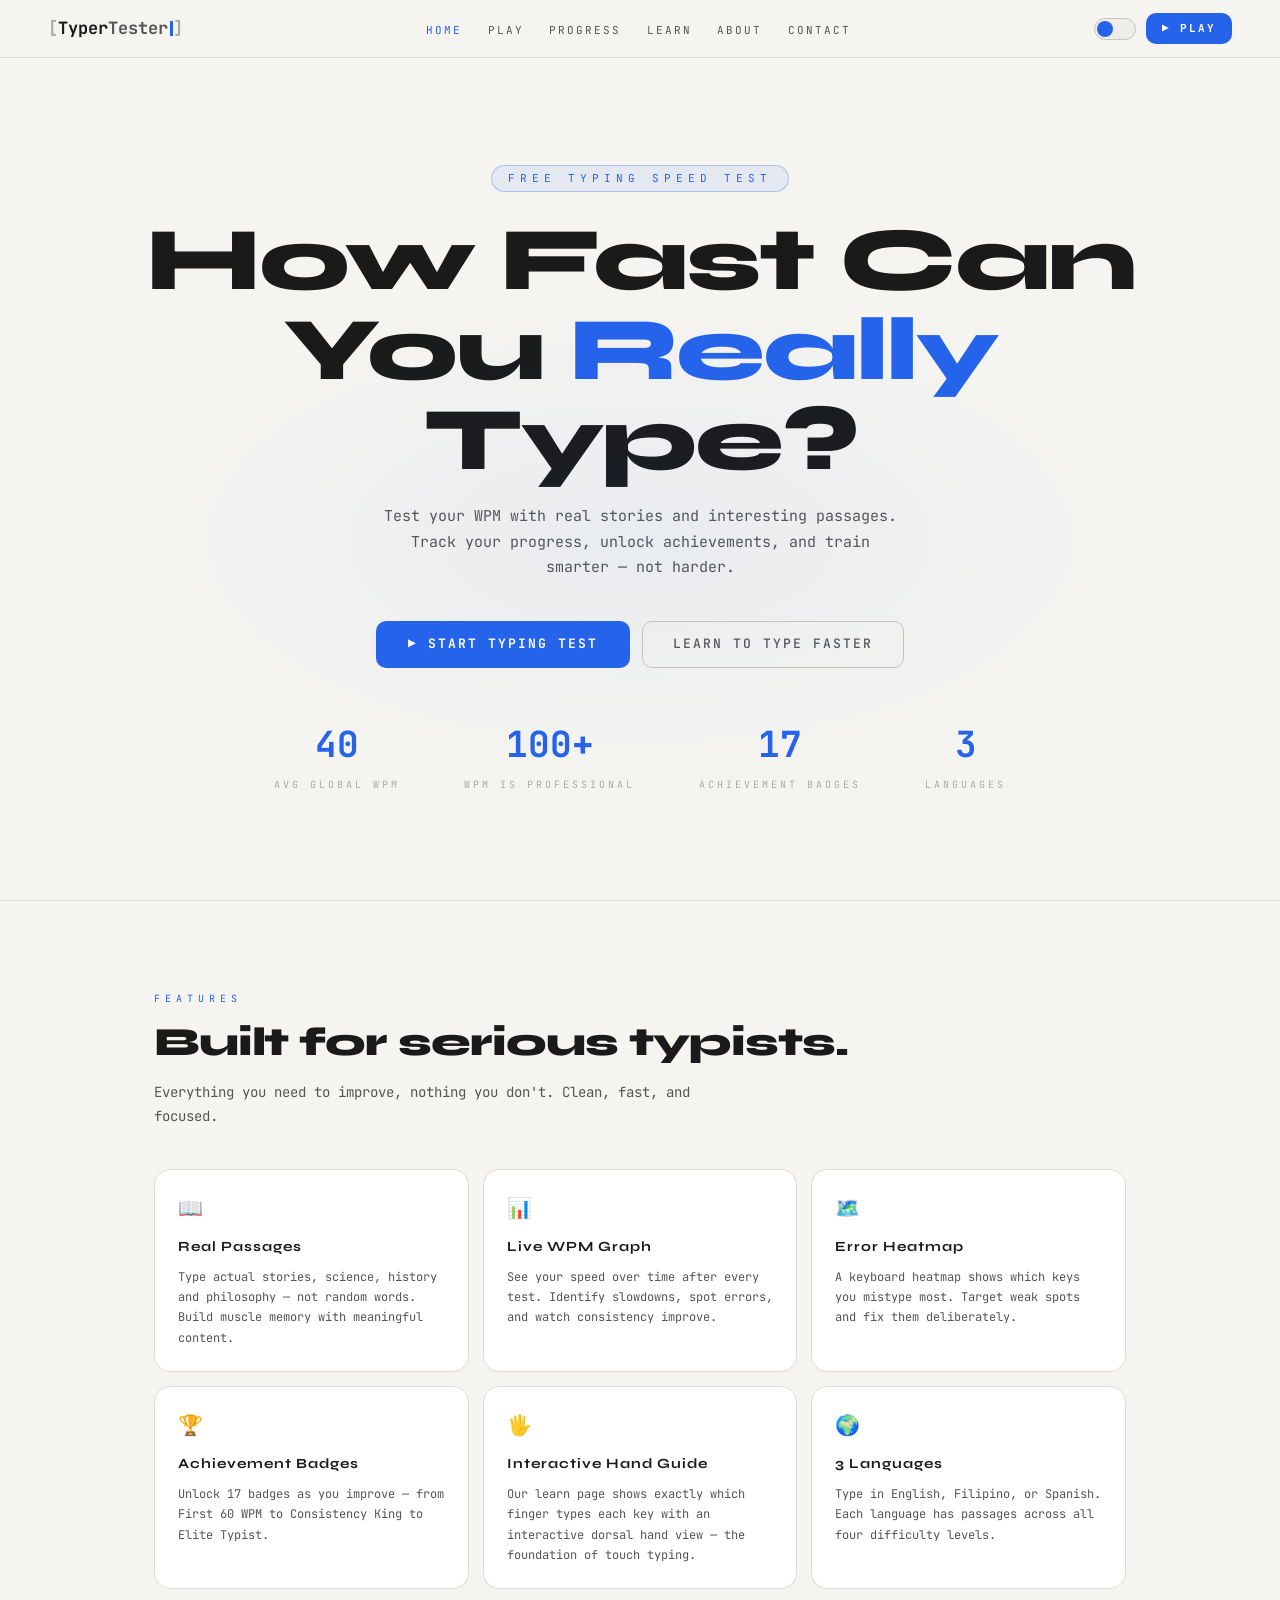
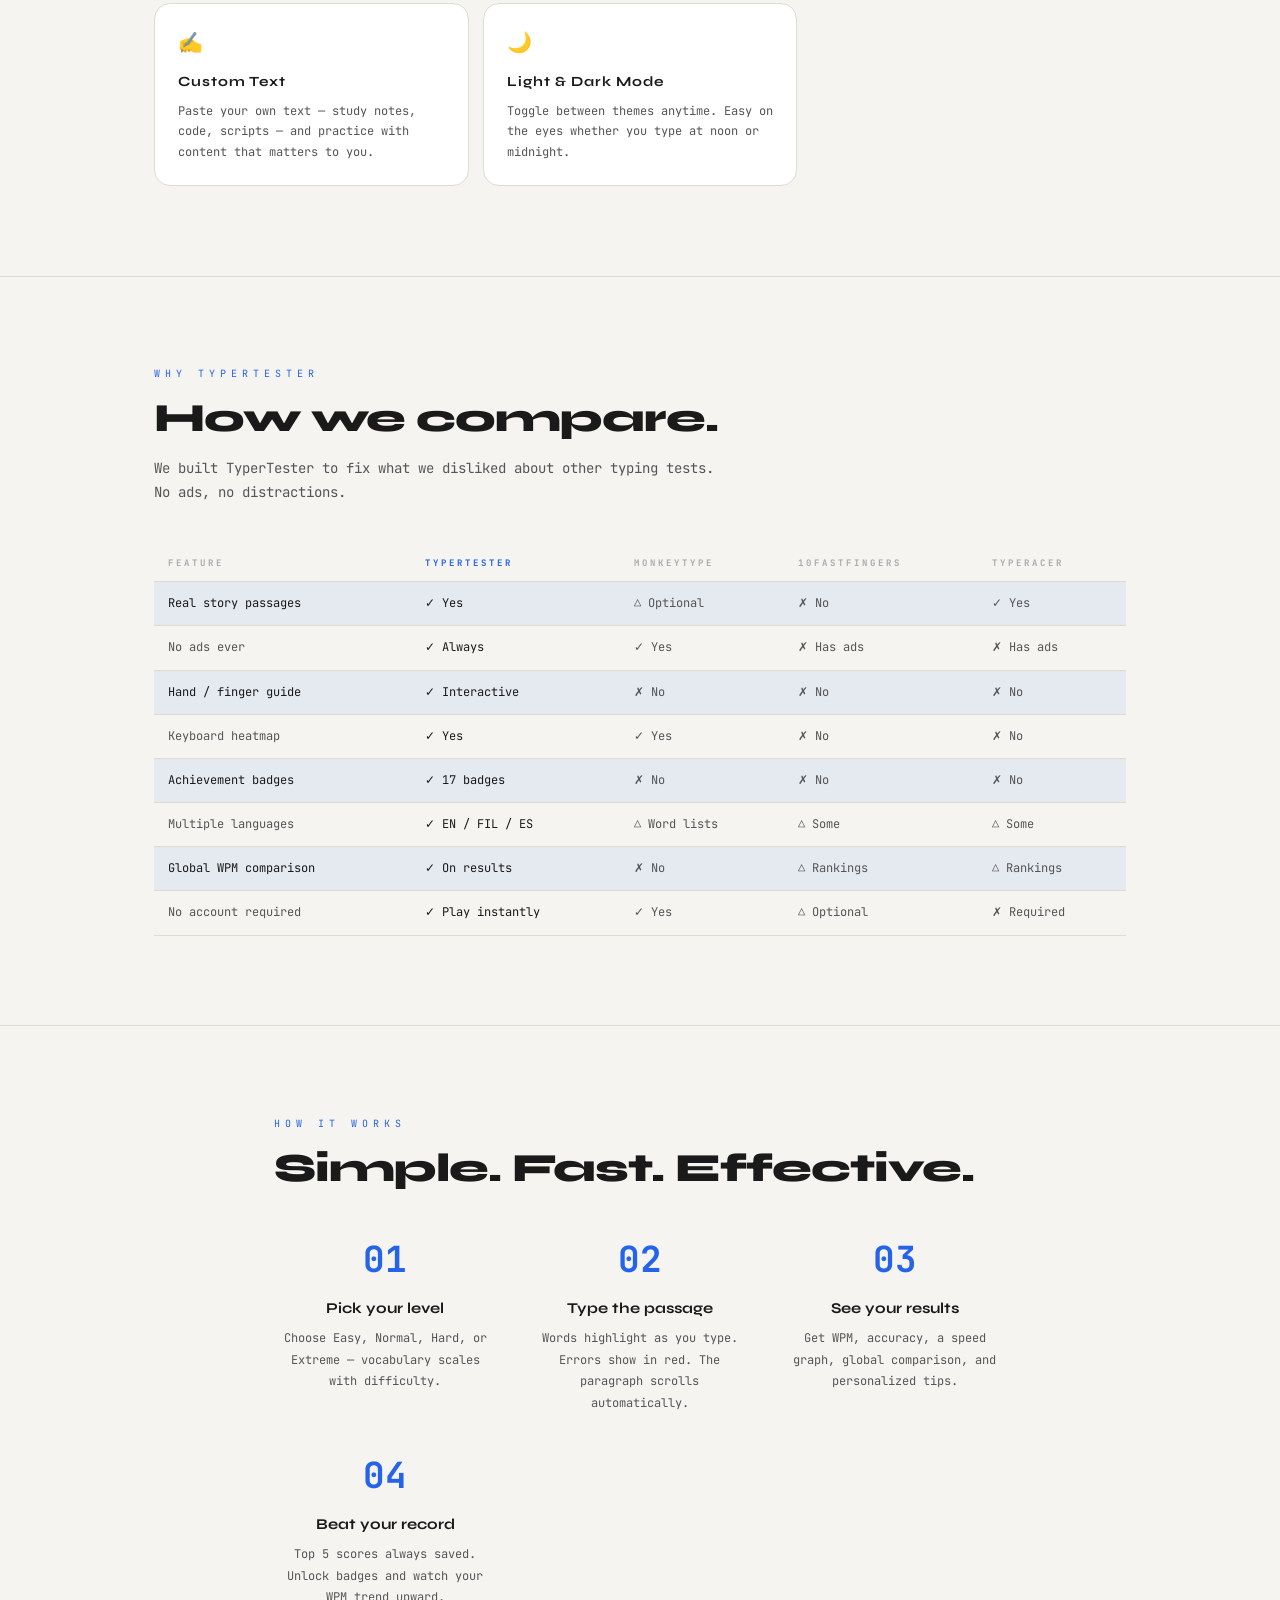
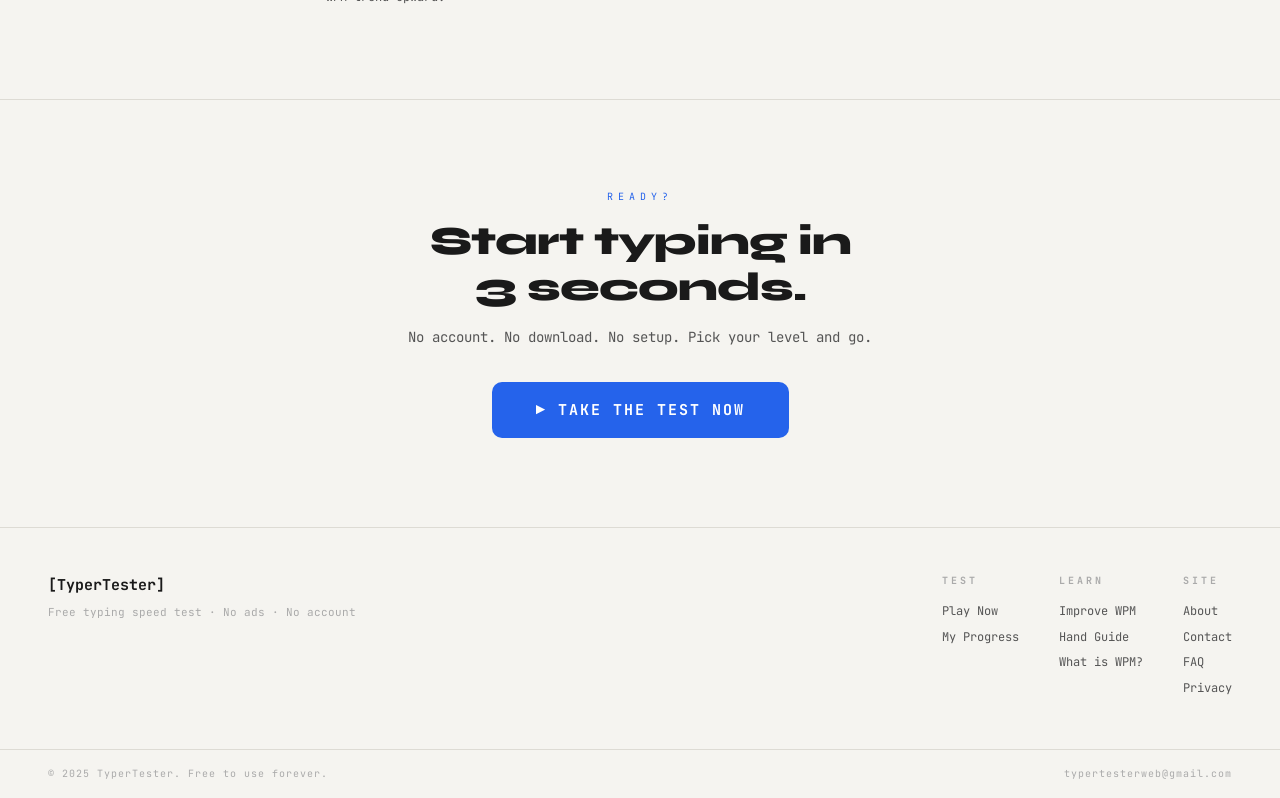
<file: index.html>
<!DOCTYPE html>
<html lang="en">
<head>
<meta charset="UTF-8"/><meta name="viewport" content="width=device-width,initial-scale=1.0"/>
<title>TyperTester — Free Typing Speed Test | Improve Your WPM</title>
<meta name="description" content="Test and improve your typing speed for free. Track WPM, accuracy and consistency. Interactive hand guide, achievement badges, 3 languages. No account needed."/>
<meta name="keywords" content="typing speed test, WPM test, free typing test, touch typing, improve typing speed, typing practice, words per minute, online typing test, keyboard test"/>
<meta name="robots" content="index, follow"/>
<link rel="canonical" href="https://typertester.web/index.html"/>
<!-- Open Graph -->
<meta property="og:type" content="website"/>
<meta property="og:url" content="https://typertester.web/"/>
<meta property="og:title" content="TyperTester — Free Typing Speed Test"/>
<meta property="og:description" content="Test your WPM with real stories and interesting passages. Track progress, unlock achievements, and learn touch typing with our hand guide."/>
<meta property="og:site_name" content="TyperTester"/>
<!-- Twitter Card -->
<meta name="twitter:card" content="summary_large_image"/>
<meta name="twitter:title" content="TyperTester — Free Typing Speed Test"/>
<meta name="twitter:description" content="Test your WPM for free. Real passages, achievement badges, interactive hand guide, 3 languages. No account needed."/>
<!-- JSON-LD Structured Data -->
<script type="application/ld+json">
{"@context":"https://schema.org","@type":"WebApplication","name":"TyperTester","url":"https://typertester.web","description":"Free typing speed test with real passages, achievement badges, interactive hand guide and global WPM comparison.","applicationCategory":"EducationalApplication","operatingSystem":"Web","offers":{"@type":"Offer","price":"0","priceCurrency":"USD"},"featureList":["Typing speed test","WPM tracking","Achievement badges","Interactive hand guide","Multiple languages","Error heatmap","Progress charts"]}
</script>
<link rel="stylesheet" href="css/style.css"/>
<script src="js/main.js"></script>
</head>
<body>
<nav>
  <a href="index.html" class="nav-logo"><span class="bracket">[</span><span class="t1">Typer</span><span class="t2">Tester</span><span class="logo-cursor"></span><span class="bracket">]</span></a>
  <ul class="nav-links" id="nav-links">
    <li><a href="index.html">Home</a></li><li><a href="play.html">Play</a></li>
    <li><a href="progress.html">Progress</a></li><li><a href="learn.html">Learn</a></li>
    <li><a href="about.html">About</a></li><li><a href="contact.html">Contact</a></li>
  </ul>
  <div class="nav-right">
    <button class="theme-toggle" aria-label="Toggle theme"></button>
    <a href="play.html" class="play-nav-btn">▶ Play</a>
    <button class="hamburger" id="hamburger" aria-label="Menu"><span></span><span></span><span></span></button>
  </div>
</nav>

<main>
<section class="hero" aria-label="Hero section">
  <div class="hero-bg" aria-hidden="true"></div>
  <div class="hero-eyebrow">Free Typing Speed Test</div>
  <h1>How Fast Can<br>You <span class="highlight">Really</span> Type?</h1>
  <p class="hero-sub">Test your WPM with real stories and interesting passages. Track your progress, unlock achievements, and train smarter — not harder.</p>
  <div class="hero-btns">
    <a href="play.html" class="btn-primary">▶ Start Typing Test</a>
    <a href="learn.html" class="btn-secondary">Learn to Type Faster</a>
  </div>
  <div class="hero-stats" aria-label="Key statistics">
    <div class="hero-stat"><div class="num">40</div><div class="label">Avg Global WPM</div></div>
    <div class="hero-stat"><div class="num">100+</div><div class="label">WPM is Professional</div></div>
    <div class="hero-stat"><div class="num">17</div><div class="label">Achievement Badges</div></div>
    <div class="hero-stat"><div class="num">3</div><div class="label">Languages</div></div>
  </div>
</section>
<hr class="divider"/>

<section aria-labelledby="features-heading">
<div class="section">
  <div class="section-tag">Features</div>
  <h2 class="section-title" id="features-heading">Built for serious typists.</h2>
  <p class="section-sub">Everything you need to improve, nothing you don't. Clean, fast, and focused.</p>
  <div class="feature-grid">
    <div class="feature-card"><div class="feature-icon">📖</div><div class="feature-title">Real Passages</div><div class="feature-desc">Type actual stories, science, history and philosophy — not random words. Build muscle memory with meaningful content.</div></div>
    <div class="feature-card"><div class="feature-icon">📊</div><div class="feature-title">Live WPM Graph</div><div class="feature-desc">See your speed over time after every test. Identify slowdowns, spot errors, and watch consistency improve.</div></div>
    <div class="feature-card"><div class="feature-icon">🗺️</div><div class="feature-title">Error Heatmap</div><div class="feature-desc">A keyboard heatmap shows which keys you mistype most. Target weak spots and fix them deliberately.</div></div>
    <div class="feature-card"><div class="feature-icon">🏆</div><div class="feature-title">Achievement Badges</div><div class="feature-desc">Unlock 17 badges as you improve — from First 60 WPM to Consistency King to Elite Typist.</div></div>
    <div class="feature-card"><div class="feature-icon">🖐️</div><div class="feature-title">Interactive Hand Guide</div><div class="feature-desc">Our learn page shows exactly which finger types each key with an interactive dorsal hand view — the foundation of touch typing.</div></div>
    <div class="feature-card"><div class="feature-icon">🌍</div><div class="feature-title">3 Languages</div><div class="feature-desc">Type in English, Filipino, or Spanish. Each language has passages across all four difficulty levels.</div></div>
    <div class="feature-card"><div class="feature-icon">✍️</div><div class="feature-title">Custom Text</div><div class="feature-desc">Paste your own text — study notes, code, scripts — and practice with content that matters to you.</div></div>
    <div class="feature-card"><div class="feature-icon">🌙</div><div class="feature-title">Light &amp; Dark Mode</div><div class="feature-desc">Toggle between themes anytime. Easy on the eyes whether you type at noon or midnight.</div></div>
  </div>
</div>
</section>
<hr class="divider"/>

<section aria-labelledby="compare-heading">
<div class="section">
  <div class="section-tag">Why TyperTester</div>
  <h2 class="section-title" id="compare-heading">How we compare.</h2>
  <p class="section-sub">We built TyperTester to fix what we disliked about other typing tests. No ads, no distractions.</p>
  <div class="compare-wrap">
    <table class="compare-table" aria-label="Feature comparison table">
      <thead><tr><th>Feature</th><th class="us">TyperTester</th><th>MonkeyType</th><th>10FastFingers</th><th>TypeRacer</th></tr></thead>
      <tbody>
        <tr class="us-row"><td class="us">Real story passages</td><td class="us check">✓ Yes</td><td class="meh">△ Optional</td><td class="cross">✗ No</td><td class="check">✓ Yes</td></tr>
        <tr><td>No ads ever</td><td class="us check">✓ Always</td><td class="check">✓ Yes</td><td class="cross">✗ Has ads</td><td class="cross">✗ Has ads</td></tr>
        <tr class="us-row"><td class="us">Hand / finger guide</td><td class="us check">✓ Interactive</td><td class="cross">✗ No</td><td class="cross">✗ No</td><td class="cross">✗ No</td></tr>
        <tr><td>Keyboard heatmap</td><td class="us check">✓ Yes</td><td class="check">✓ Yes</td><td class="cross">✗ No</td><td class="cross">✗ No</td></tr>
        <tr class="us-row"><td class="us">Achievement badges</td><td class="us check">✓ 17 badges</td><td class="cross">✗ No</td><td class="cross">✗ No</td><td class="cross">✗ No</td></tr>
        <tr><td>Multiple languages</td><td class="us check">✓ EN / FIL / ES</td><td class="meh">△ Word lists</td><td class="meh">△ Some</td><td class="meh">△ Some</td></tr>
        <tr class="us-row"><td class="us">Global WPM comparison</td><td class="us check">✓ On results</td><td class="cross">✗ No</td><td class="meh">△ Rankings</td><td class="meh">△ Rankings</td></tr>
        <tr><td>No account required</td><td class="us check">✓ Play instantly</td><td class="check">✓ Yes</td><td class="meh">△ Optional</td><td class="cross">✗ Required</td></tr>
      </tbody>
    </table>
  </div>
</div>
</section>
<hr class="divider"/>

<section aria-labelledby="how-heading">
<div class="section" style="max-width:860px">
  <div class="section-tag">How It Works</div>
  <h2 class="section-title" id="how-heading">Simple. Fast. Effective.</h2>
  <div style="display:grid;grid-template-columns:repeat(auto-fit,minmax(min(200px,100%),1fr));gap:2rem;margin-top:2.5rem">
    <div style="text-align:center">
      <div style="font-family:var(--mono);font-size:36px;font-weight:700;color:var(--accent);margin-bottom:.5rem">01</div>
      <div style="font-size:15px;font-weight:700;margin-bottom:.5rem">Pick your level</div>
      <div class="prose" style="font-size:12px">Choose Easy, Normal, Hard, or Extreme — vocabulary scales with difficulty.</div>
    </div>
    <div style="text-align:center">
      <div style="font-family:var(--mono);font-size:36px;font-weight:700;color:var(--accent);margin-bottom:.5rem">02</div>
      <div style="font-size:15px;font-weight:700;margin-bottom:.5rem">Type the passage</div>
      <div class="prose" style="font-size:12px">Words highlight as you type. Errors show in red. The paragraph scrolls automatically.</div>
    </div>
    <div style="text-align:center">
      <div style="font-family:var(--mono);font-size:36px;font-weight:700;color:var(--accent);margin-bottom:.5rem">03</div>
      <div style="font-size:15px;font-weight:700;margin-bottom:.5rem">See your results</div>
      <div class="prose" style="font-size:12px">Get WPM, accuracy, a speed graph, global comparison, and personalized tips.</div>
    </div>
    <div style="text-align:center">
      <div style="font-family:var(--mono);font-size:36px;font-weight:700;color:var(--accent);margin-bottom:.5rem">04</div>
      <div style="font-size:15px;font-weight:700;margin-bottom:.5rem">Beat your record</div>
      <div class="prose" style="font-size:12px">Top 5 scores always saved. Unlock badges and watch your WPM trend upward.</div>
    </div>
  </div>
</div>
</section>
<hr class="divider"/>

<section aria-labelledby="cta-heading">
<div class="section" style="text-align:center;max-width:600px">
  <div class="section-tag">Ready?</div>
  <h2 class="section-title" id="cta-heading">Start typing in 3 seconds.</h2>
  <p class="section-sub" style="margin:0 auto 2rem">No account. No download. No setup. Pick your level and go.</p>
  <a href="play.html" class="btn-primary" style="font-size:15px;padding:16px 44px">▶ Take the Test Now</a>
</div>
</section>
</main>

<footer aria-label="Site footer">
  <div class="footer-brand"><div class="brand-name">[TyperTester]</div><div class="brand-sub">Free typing speed test · No ads · No account</div></div>
  <div class="footer-links">
    <div class="footer-col"><h5>Test</h5><a href="play.html">Play Now</a><a href="progress.html">My Progress</a></div>
    <div class="footer-col"><h5>Learn</h5><a href="learn.html">Improve WPM</a><a href="learn.html#hand-guide">Hand Guide</a><a href="learn.html#what-is-wpm">What is WPM?</a></div>
    <div class="footer-col"><h5>Site</h5><a href="about.html">About</a><a href="contact.html">Contact</a><a href="faq.html">FAQ</a><a href="privacy.html">Privacy</a></div>
  </div>
</footer>
<div class="footer-bottom"><p>© 2025 TyperTester. Free to use forever.</p><p>typertesterweb@gmail.com</p></div>
</body>
</html>
</file>
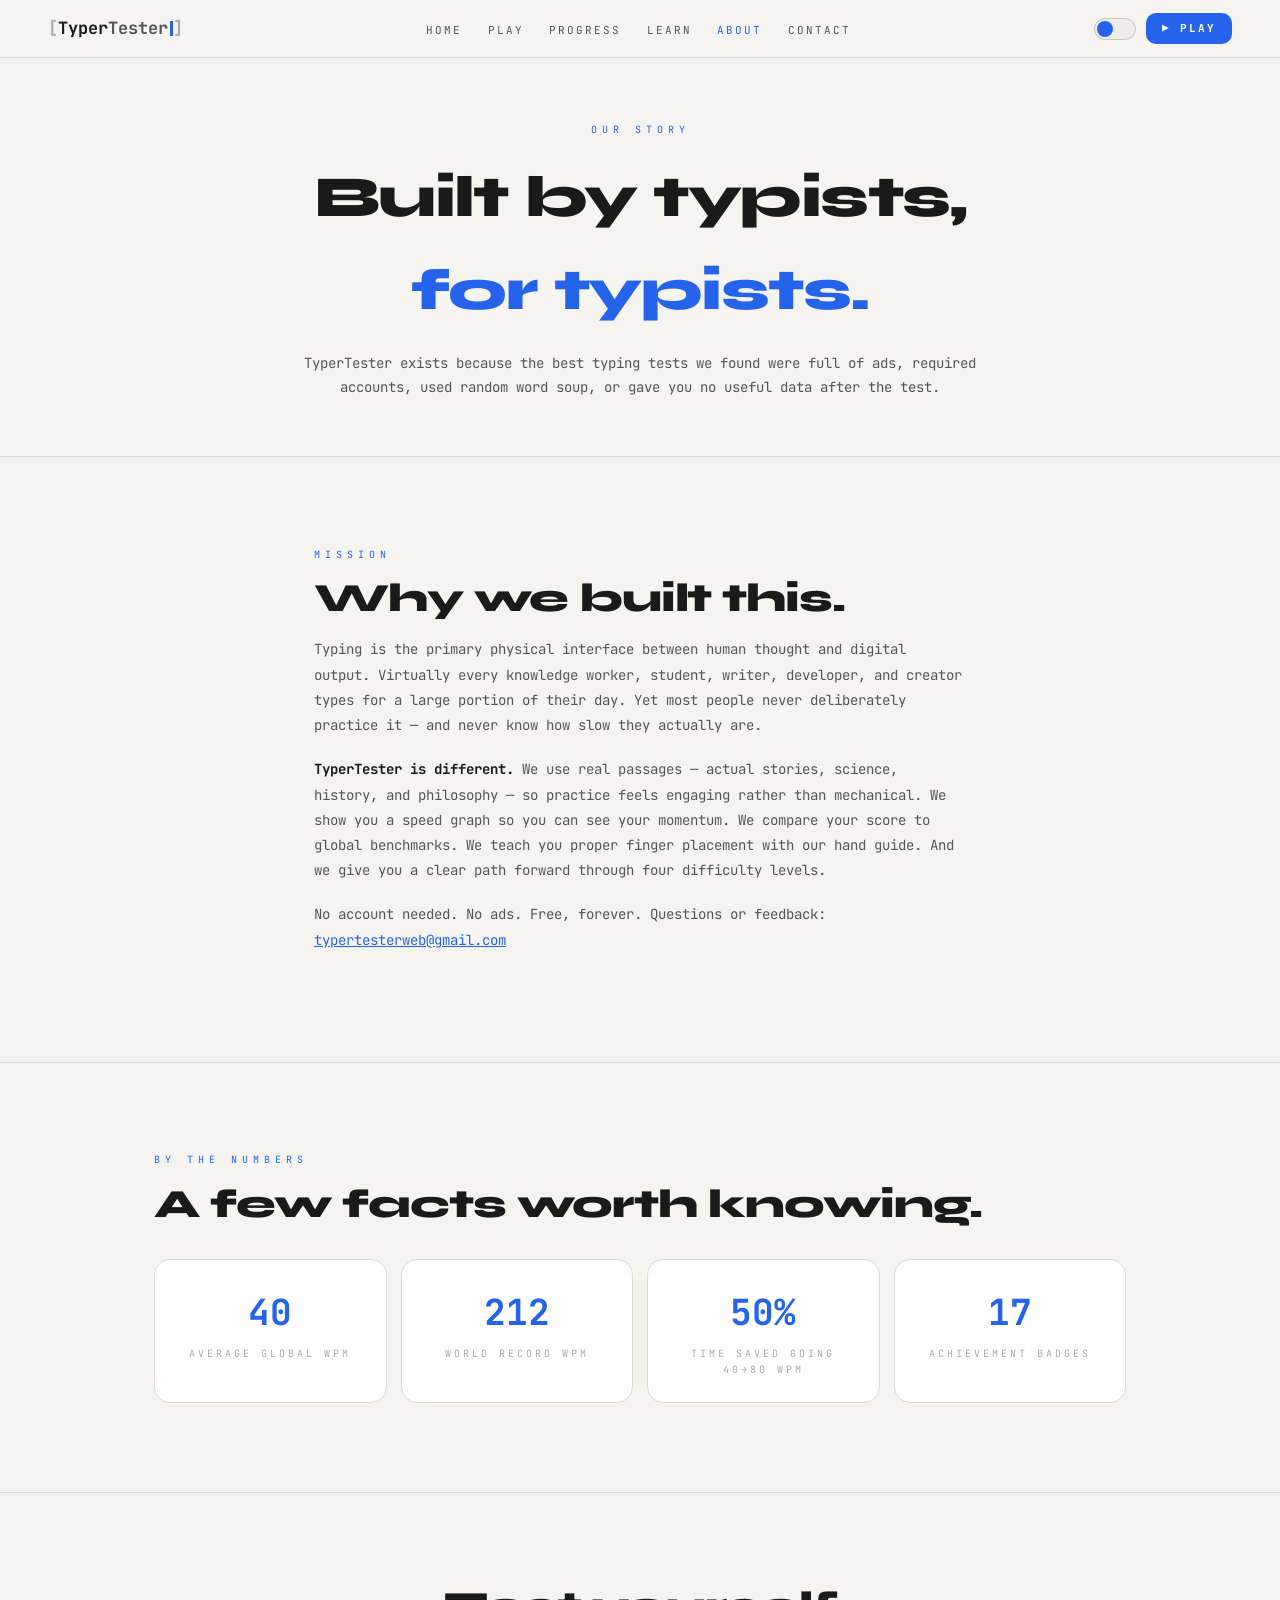
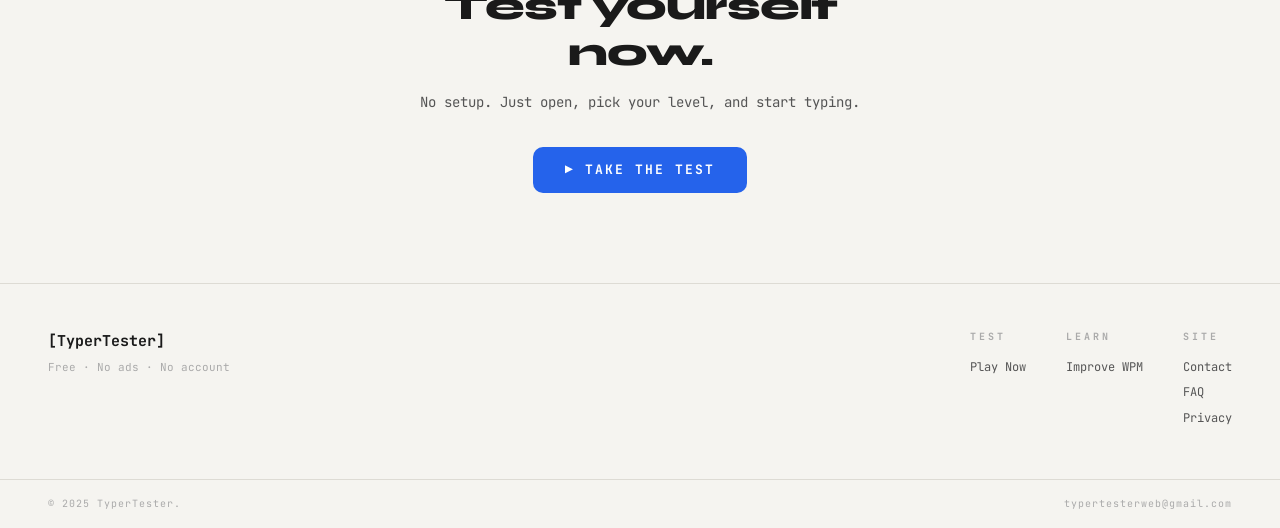
<file: about.html>
<!DOCTYPE html>
<html lang="en">
<head><meta charset="UTF-8"/><meta name="viewport" content="width=device-width,initial-scale=1.0"/>
<title>About — TyperTester</title>
<link rel="stylesheet" href="css/style.css"/>
<script src="js/main.js"></script>
</head>
<body>
<nav>
  <a href="index.html" class="nav-logo"><span class="bracket">[</span><span class="t1">Typer</span><span class="t2">Tester</span><span class="logo-cursor"></span><span class="bracket">]</span></a>
  <ul class="nav-links" id="nav-links">
    <li><a href="index.html">Home</a></li><li><a href="play.html">Play</a></li>
    <li><a href="progress.html">Progress</a></li><li><a href="learn.html">Learn</a></li>
    <li><a href="about.html" class="active">About</a></li><li><a href="contact.html">Contact</a></li>
  </ul>
  <div class="nav-right"><button class="theme-toggle" aria-label="Toggle theme"></button><a href="play.html" class="play-nav-btn">▶ Play</a><button class="hamburger" id="hamburger" aria-label="Menu"><span></span><span></span><span></span></button></div>
</nav>
<div class="page-hero"><div class="section-tag">Our Story</div><h1>Built by typists,<br><span class="accent">for typists.</span></h1><p>TyperTester exists because the best typing tests we found were full of ads, required accounts, used random word soup, or gave you no useful data after the test.</p></div>
<hr class="divider"/>
<div class="section" style="max-width:780px">
  <div class="section-tag">Mission</div><h2 class="section-title">Why we built this.</h2>
  <div class="prose">
    <p>Typing is the primary physical interface between human thought and digital output. Virtually every knowledge worker, student, writer, developer, and creator types for a large portion of their day. Yet most people never deliberately practice it — and never know how slow they actually are.</p>
    <p><strong>TyperTester is different.</strong> We use real passages — actual stories, science, history, and philosophy — so practice feels engaging rather than mechanical. We show you a speed graph so you can see your momentum. We compare your score to global benchmarks. We teach you proper finger placement with our hand guide. And we give you a clear path forward through four difficulty levels.</p>
    <p>No account needed. No ads. Free, forever. Questions or feedback: <a href="mailto:typertesterweb@gmail.com" style="color:var(--accent)">typertesterweb@gmail.com</a></p>
  </div>
</div>
<hr class="divider"/>
<div class="section">
  <div class="section-tag">By the Numbers</div><h2 class="section-title">A few facts worth knowing.</h2>
  <div style="display:grid;grid-template-columns:repeat(auto-fit,minmax(min(200px,100%),1fr));gap:14px;margin-top:2rem">
    <div style="background:var(--bg2);border:1.5px solid var(--border);border-radius:var(--radius-lg);padding:1.5rem;text-align:center"><div style="font-family:var(--mono);font-size:36px;font-weight:700;color:var(--accent)">40</div><div style="font-family:var(--mono);font-size:10px;color:var(--text3);letter-spacing:3px;text-transform:uppercase;margin-top:4px">Average global WPM</div></div>
    <div style="background:var(--bg2);border:1.5px solid var(--border);border-radius:var(--radius-lg);padding:1.5rem;text-align:center"><div style="font-family:var(--mono);font-size:36px;font-weight:700;color:var(--accent)">212</div><div style="font-family:var(--mono);font-size:10px;color:var(--text3);letter-spacing:3px;text-transform:uppercase;margin-top:4px">World record WPM</div></div>
    <div style="background:var(--bg2);border:1.5px solid var(--border);border-radius:var(--radius-lg);padding:1.5rem;text-align:center"><div style="font-family:var(--mono);font-size:36px;font-weight:700;color:var(--accent)">50%</div><div style="font-family:var(--mono);font-size:10px;color:var(--text3);letter-spacing:3px;text-transform:uppercase;margin-top:4px">Time saved going 40→80 WPM</div></div>
    <div style="background:var(--bg2);border:1.5px solid var(--border);border-radius:var(--radius-lg);padding:1.5rem;text-align:center"><div style="font-family:var(--mono);font-size:36px;font-weight:700;color:var(--accent)">17</div><div style="font-family:var(--mono);font-size:10px;color:var(--text3);letter-spacing:3px;text-transform:uppercase;margin-top:4px">Achievement badges</div></div>
  </div>
</div>
<hr class="divider"/>
<div class="section" style="text-align:center;max-width:600px">
  <h2 class="section-title">Test yourself now.</h2>
  <p class="section-sub" style="margin:0 auto 2rem">No setup. Just open, pick your level, and start typing.</p>
  <a href="play.html" class="btn-primary">▶ Take the Test</a>
</div>
<footer>
  <div class="footer-brand"><div class="brand-name">[TyperTester]</div><div class="brand-sub">Free · No ads · No account</div></div>
  <div class="footer-links"><div class="footer-col"><h5>Test</h5><a href="play.html">Play Now</a></div><div class="footer-col"><h5>Learn</h5><a href="learn.html">Improve WPM</a></div><div class="footer-col"><h5>Site</h5><a href="contact.html">Contact</a><a href="faq.html">FAQ</a><a href="privacy.html">Privacy</a></div></div>
</footer>
<div class="footer-bottom"><p>© 2025 TyperTester.</p><p>typertesterweb@gmail.com</p></div>
</body></html>
</file>
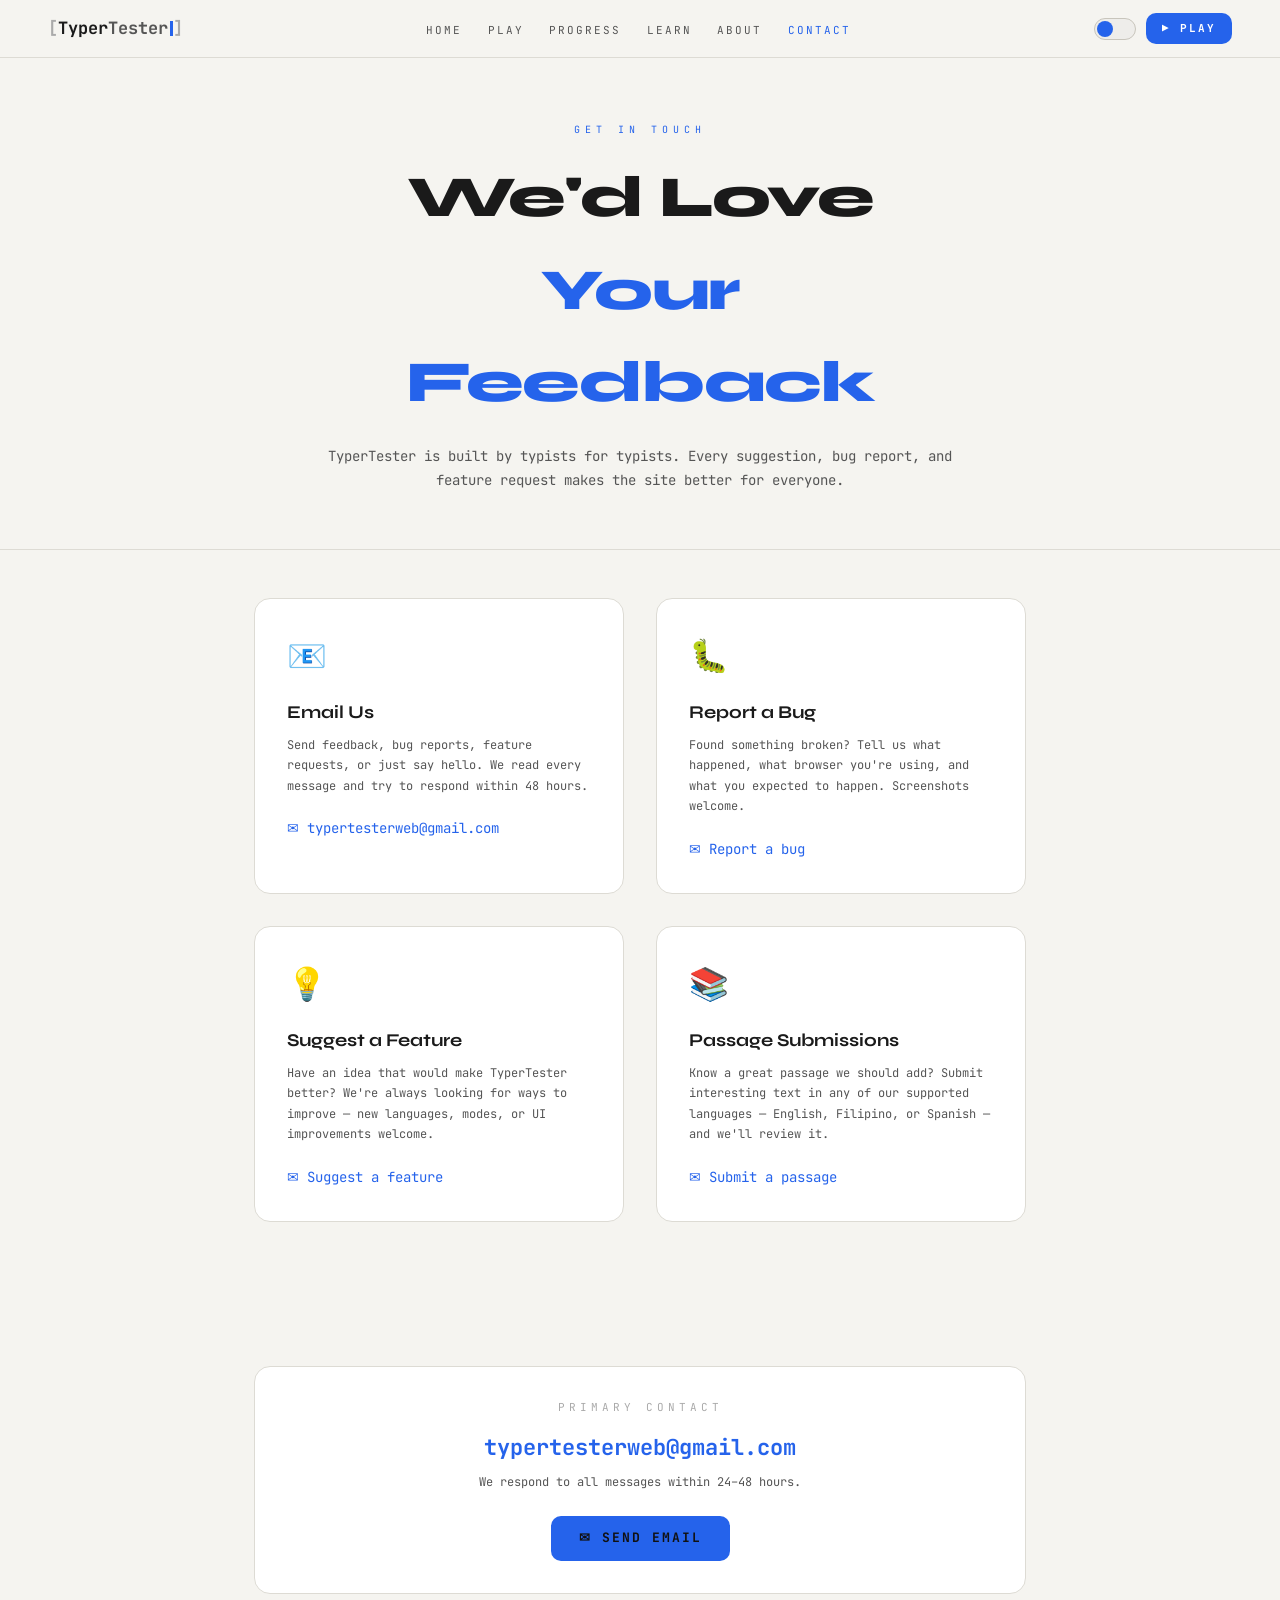
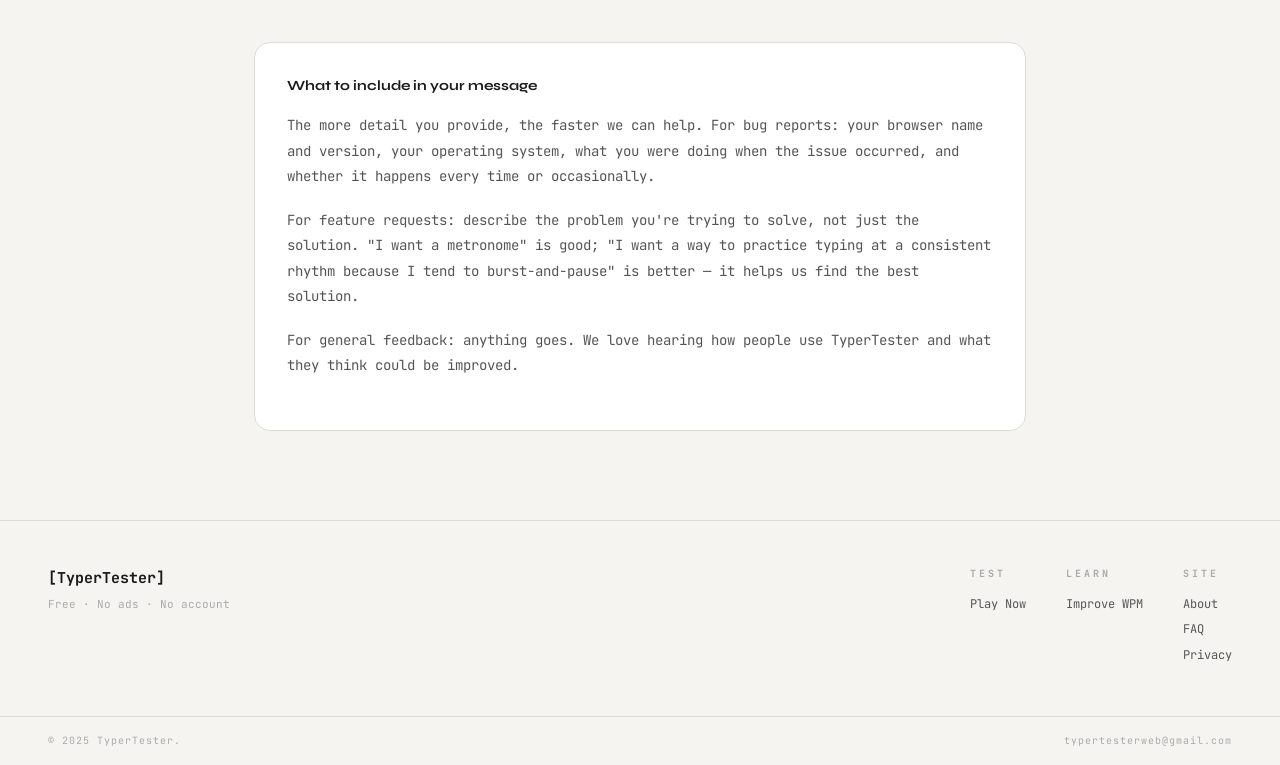
<file: contact.html>
<!DOCTYPE html>
<html lang="en">
<head>
<meta charset="UTF-8"/><meta name="viewport" content="width=device-width,initial-scale=1.0"/>
<title>Contact — TyperTester</title>
<meta name="description" content="Get in touch with TyperTester. Send feedback, bug reports, or feature suggestions."/>
<link rel="stylesheet" href="css/style.css"/>
<script src="js/main.js"></script>
<style>
.contact-grid{display:grid;grid-template-columns:1fr 1fr;gap:2rem;max-width:900px;margin:0 auto;padding:0 clamp(1rem,5vw,4rem) clamp(4rem,8vw,6rem)}
@media(max-width:700px){.contact-grid{grid-template-columns:1fr}}
.contact-card{background:var(--bg2);border:1.5px solid var(--border);border-radius:var(--radius-lg);padding:2rem;transition:border-color .2s}
.contact-card:hover{border-color:var(--border2)}
.cc-icon{font-size:32px;margin-bottom:1rem}
.cc-title{font-size:18px;font-weight:700;margin-bottom:.5rem}
.cc-sub{font-family:var(--mono);font-size:12px;color:var(--text2);line-height:1.7;margin-bottom:1.2rem}
.cc-link{font-family:var(--mono);font-size:14px;color:var(--accent);text-decoration:none;display:inline-flex;align-items:center;gap:6px;word-break:break-all}
.cc-link:hover{text-decoration:underline}
.feedback-box{background:var(--bg2);border:1.5px solid var(--border);border-radius:var(--radius-lg);padding:2rem;max-width:900px;margin:0 auto;padding-left:clamp(1rem,5vw,4rem);padding-right:clamp(1rem,5vw,4rem)}
.form-group{margin-bottom:1.2rem}
.form-group label{display:block;font-family:var(--mono);font-size:10px;letter-spacing:3px;text-transform:uppercase;color:var(--text3);margin-bottom:.5rem}
.form-group input,.form-group textarea,.form-group select{width:100%;padding:11px 14px;background:var(--bg3);border:1.5px solid var(--border);border-radius:var(--radius);color:var(--text);font-family:var(--mono);font-size:13px;outline:none;transition:border-color .2s}
.form-group input:focus,.form-group textarea:focus,.form-group select:focus{border-color:var(--accent)}
.form-group textarea{height:120px;resize:vertical}
.form-group select option{background:var(--bg2)}
.submit-note{font-family:var(--mono);font-size:11px;color:var(--text3);margin-top:.5rem}
.mailto-btn{font-family:var(--mono);font-size:13px;letter-spacing:2px;padding:12px 28px;border-radius:var(--radius);background:var(--accent);color:#111;font-weight:700;border:none;cursor:pointer;transition:all .2s;text-transform:uppercase;display:inline-flex;align-items:center;gap:8px;text-decoration:none}
.mailto-btn:hover{background:var(--accent2);transform:translateY(-1px)}
</style>
</head>
<body>
<nav>
  <a href="index.html" class="nav-logo"><span class="bracket">[</span><span class="t1">Typer</span><span class="t2">Tester</span><span class="logo-cursor"></span><span class="bracket">]</span></a>
  <ul class="nav-links" id="nav-links">
    <li><a href="index.html">Home</a></li><li><a href="play.html">Play</a></li>
    <li><a href="progress.html">Progress</a></li><li><a href="learn.html">Learn</a></li>
    <li><a href="about.html">About</a></li><li><a href="contact.html" class="active">Contact</a></li>
  </ul>
  <div class="nav-right">
    <button class="theme-toggle" aria-label="Toggle theme"></button>
    <a href="play.html" class="play-nav-btn">▶ Play</a>
    <button class="hamburger" id="hamburger" aria-label="Menu"><span></span><span></span><span></span></button>
  </div>
</nav>

<div class="page-hero">
  <div class="section-tag">Get in Touch</div>
  <h1>We'd Love<br><span class="accent">Your Feedback</span></h1>
  <p>TyperTester is built by typists for typists. Every suggestion, bug report, and feature request makes the site better for everyone.</p>
</div>
<hr class="divider"/>

<div class="contact-grid" style="margin-top:3rem">
  <div class="contact-card">
    <div class="cc-icon">📧</div>
    <div class="cc-title">Email Us</div>
    <div class="cc-sub">Send feedback, bug reports, feature requests, or just say hello. We read every message and try to respond within 48 hours.</div>
    <a class="cc-link" href="mailto:typertesterweb@gmail.com">✉ typertesterweb@gmail.com</a>
  </div>
  <div class="contact-card">
    <div class="cc-icon">🐛</div>
    <div class="cc-title">Report a Bug</div>
    <div class="cc-sub">Found something broken? Tell us what happened, what browser you're using, and what you expected to happen. Screenshots welcome.</div>
    <a class="cc-link" href="mailto:typertesterweb@gmail.com?subject=Bug Report">✉ Report a bug</a>
  </div>
  <div class="contact-card">
    <div class="cc-icon">💡</div>
    <div class="cc-title">Suggest a Feature</div>
    <div class="cc-sub">Have an idea that would make TyperTester better? We're always looking for ways to improve — new languages, modes, or UI improvements welcome.</div>
    <a class="cc-link" href="mailto:typertesterweb@gmail.com?subject=Feature Suggestion">✉ Suggest a feature</a>
  </div>
  <div class="contact-card">
    <div class="cc-icon">📚</div>
    <div class="cc-title">Passage Submissions</div>
    <div class="cc-sub">Know a great passage we should add? Submit interesting text in any of our supported languages — English, Filipino, or Spanish — and we'll review it.</div>
    <a class="cc-link" href="mailto:typertesterweb@gmail.com?subject=Passage Submission">✉ Submit a passage</a>
  </div>
</div>

<div style="max-width:900px;margin:3rem auto;padding:0 clamp(1rem,5vw,4rem)">
  <div style="background:var(--bg2);border:1.5px solid var(--border);border-radius:var(--radius-lg);padding:2rem;text-align:center">
    <div style="font-size:11px;color:var(--text3);letter-spacing:4px;text-transform:uppercase;font-family:var(--mono);margin-bottom:.8rem">Primary Contact</div>
    <div style="font-family:var(--mono);font-size:clamp(16px,2.5vw,22px);font-weight:700;color:var(--accent);margin-bottom:.5rem">typertesterweb@gmail.com</div>
    <div style="font-family:var(--mono);font-size:12px;color:var(--text2);margin-bottom:1.5rem">We respond to all messages within 24–48 hours.</div>
    <a href="mailto:typertesterweb@gmail.com" class="mailto-btn">✉ Send Email</a>
  </div>
</div>

<div style="max-width:900px;margin:0 auto;padding:0 clamp(1rem,5vw,4rem) clamp(4rem,7vw,6rem)">
  <div style="background:var(--bg2);border:1.5px solid var(--border);border-radius:var(--radius-lg);padding:2rem">
    <div style="font-size:14px;font-weight:700;margin-bottom:1rem">What to include in your message</div>
    <div class="prose">
      <p>The more detail you provide, the faster we can help. For bug reports: your browser name and version, your operating system, what you were doing when the issue occurred, and whether it happens every time or occasionally.</p>
      <p>For feature requests: describe the problem you're trying to solve, not just the solution. "I want a metronome" is good; "I want a way to practice typing at a consistent rhythm because I tend to burst-and-pause" is better — it helps us find the best solution.</p>
      <p>For general feedback: anything goes. We love hearing how people use TyperTester and what they think could be improved.</p>
    </div>
  </div>
</div>

<footer>
  <div class="footer-brand"><div class="brand-name">[TyperTester]</div><div class="brand-sub">Free · No ads · No account</div></div>
  <div class="footer-links">
    <div class="footer-col"><h5>Test</h5><a href="play.html">Play Now</a></div>
    <div class="footer-col"><h5>Learn</h5><a href="learn.html">Improve WPM</a></div>
    <div class="footer-col"><h5>Site</h5><a href="about.html">About</a><a href="faq.html">FAQ</a><a href="privacy.html">Privacy</a></div>
  </div>
</footer>
<div class="footer-bottom"><p>© 2025 TyperTester.</p><p>typertesterweb@gmail.com</p></div>
</body>
</html>
</file>
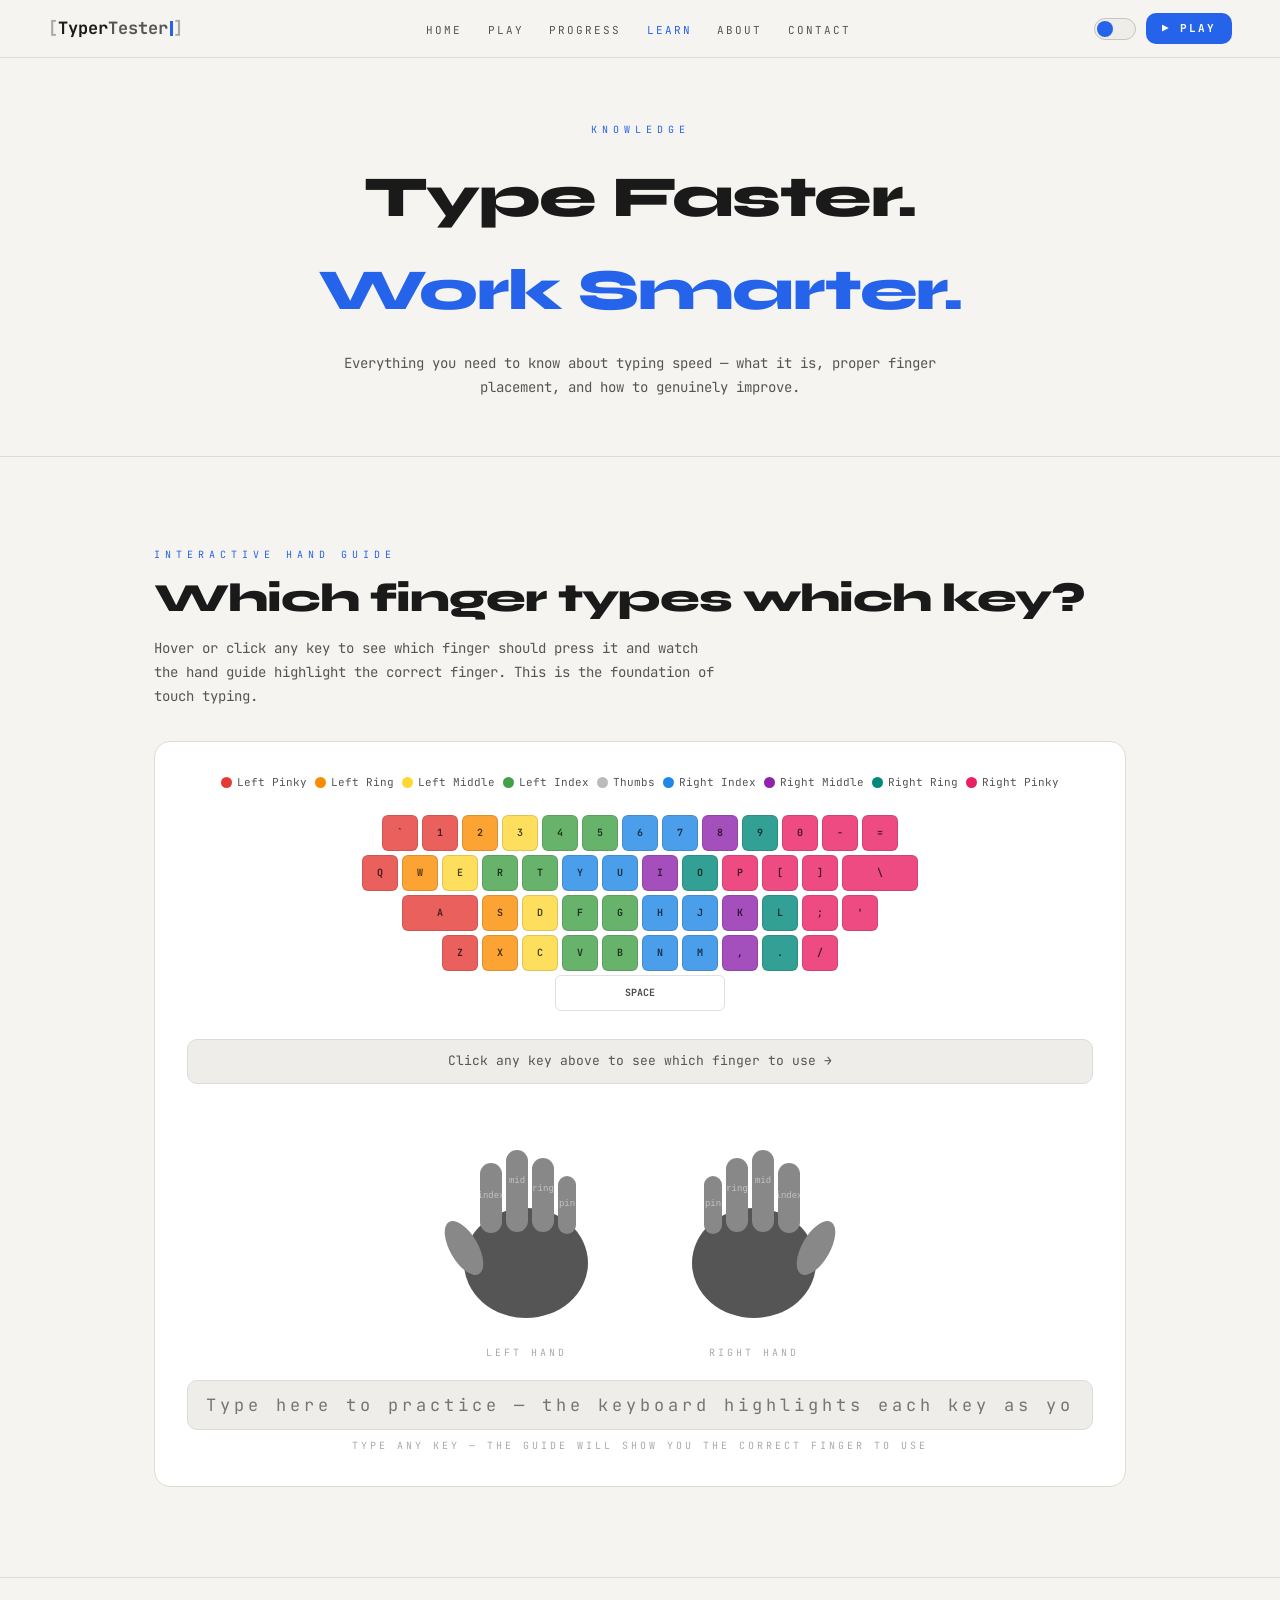
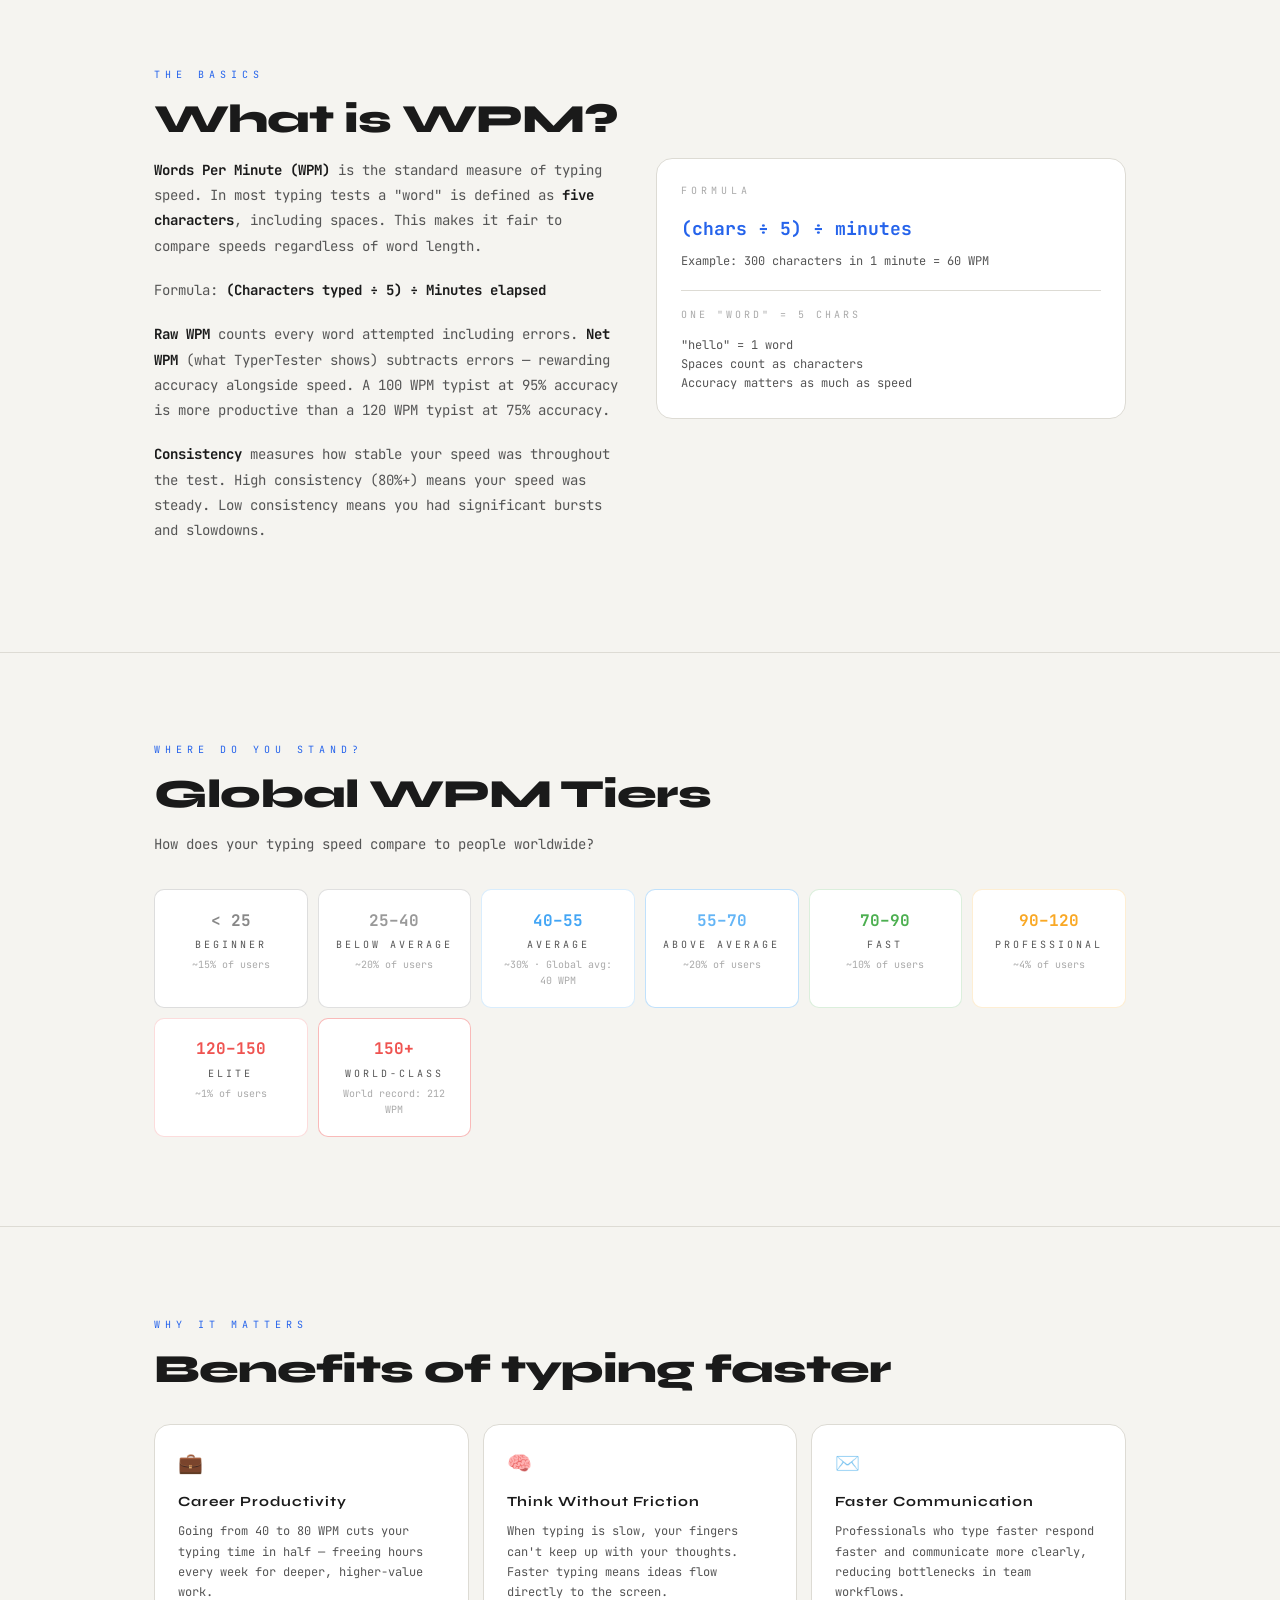
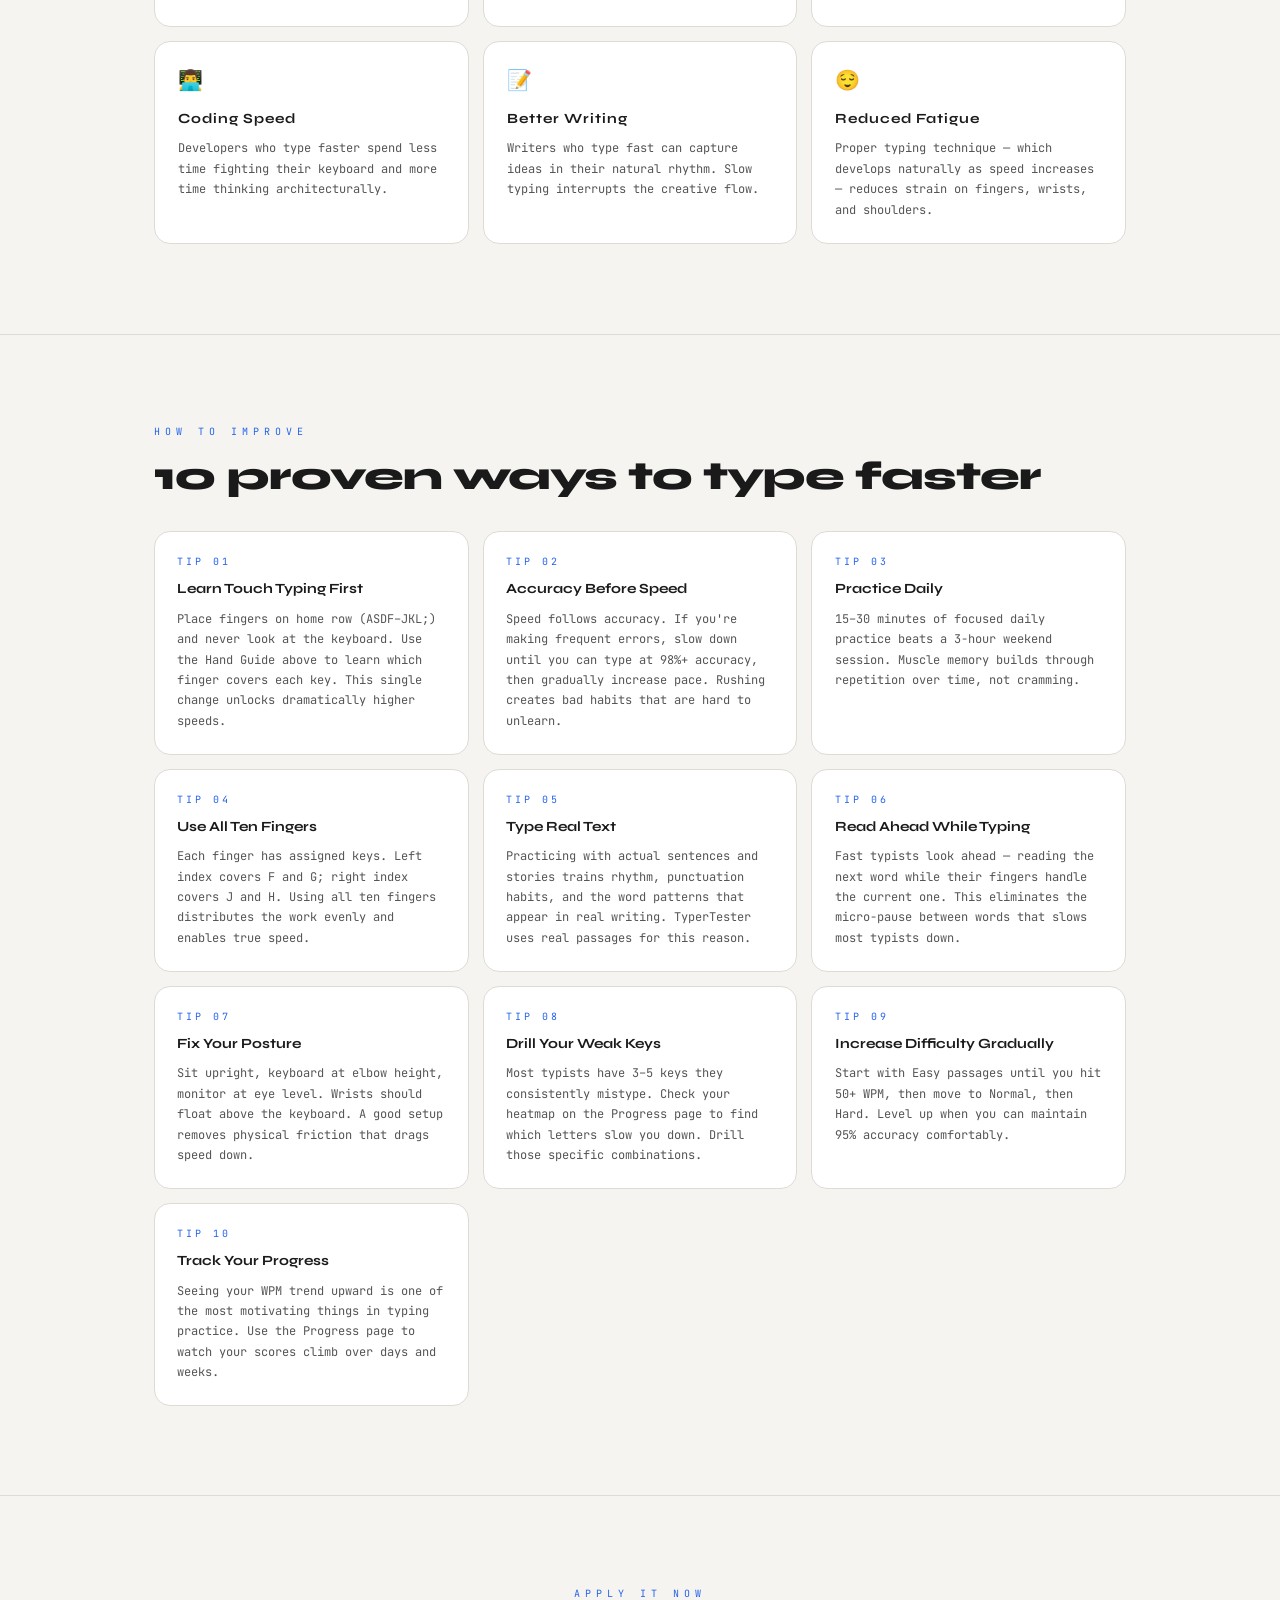
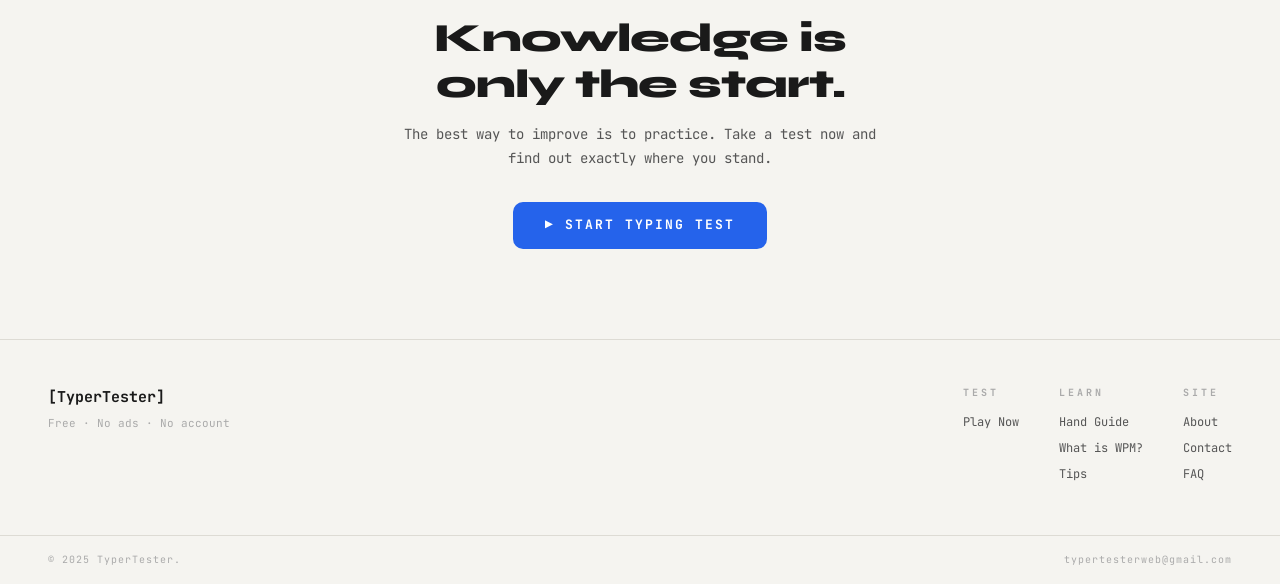
<file: learn.html>
<!DOCTYPE html>
<html lang="en">
<head>
<meta charset="UTF-8"/><meta name="viewport" content="width=device-width,initial-scale=1.0"/>
<title>Learn to Type Faster — TyperTester</title>
<meta name="description" content="Learn touch typing, proper finger placement with our hand guide, WPM tiers, and 10 proven ways to type faster."/>
<link rel="stylesheet" href="css/style.css"/>
<script src="js/main.js"></script>
</head>
<body>
<nav>
  <a href="index.html" class="nav-logo"><span class="bracket">[</span><span class="t1">Typer</span><span class="t2">Tester</span><span class="logo-cursor"></span><span class="bracket">]</span></a>
  <ul class="nav-links" id="nav-links">
    <li><a href="index.html">Home</a></li><li><a href="play.html">Play</a></li>
    <li><a href="progress.html">Progress</a></li><li><a href="learn.html" class="active">Learn</a></li>
    <li><a href="about.html">About</a></li><li><a href="contact.html">Contact</a></li>
  </ul>
  <div class="nav-right">
    <button class="theme-toggle" aria-label="Toggle theme"></button>
    <a href="play.html" class="play-nav-btn">▶ Play</a>
    <button class="hamburger" id="hamburger" aria-label="Menu"><span></span><span></span><span></span></button>
  </div>
</nav>

<div class="page-hero">
  <div class="section-tag">Knowledge</div>
  <h1>Type Faster.<br><span class="accent">Work Smarter.</span></h1>
  <p>Everything you need to know about typing speed — what it is, proper finger placement, and how to genuinely improve.</p>
</div>
<hr class="divider"/>

<!-- HAND GUIDE -->
<div class="section" id="hand-guide">
  <div class="section-tag">Interactive Hand Guide</div>
  <h2 class="section-title">Which finger types which key?</h2>
  <p class="section-sub">Hover or click any key to see which finger should press it and watch the hand guide highlight the correct finger. This is the foundation of touch typing.</p>

  <div class="hand-guide-wrap">
    <!-- Legend -->
    <div class="finger-legend">
      <div class="fl-item"><div class="fl-dot" style="background:#e53935"></div>Left Pinky</div>
      <div class="fl-item"><div class="fl-dot" style="background:#fb8c00"></div>Left Ring</div>
      <div class="fl-item"><div class="fl-dot" style="background:#fdd835"></div>Left Middle</div>
      <div class="fl-item"><div class="fl-dot" style="background:#43a047"></div>Left Index</div>
      <div class="fl-item"><div class="fl-dot" style="background:#bbb"></div>Thumbs</div>
      <div class="fl-item"><div class="fl-dot" style="background:#1e88e5"></div>Right Index</div>
      <div class="fl-item"><div class="fl-dot" style="background:#8e24aa"></div>Right Middle</div>
      <div class="fl-item"><div class="fl-dot" style="background:#00897b"></div>Right Ring</div>
      <div class="fl-item"><div class="fl-dot" style="background:#e91e63"></div>Right Pinky</div>
    </div>

    <!-- Keyboard -->
    <div class="kb-wrap" id="kb-wrap"></div>

    <!-- Info box -->
    <div class="finger-info-box" id="finger-info">
      Click any key above to see which finger to use →
    </div>

    <!-- Hand SVGs -->
    <div class="hands-display">
      <div class="hand-svg-wrap">
        <svg id="left-hand" width="180" height="220" viewBox="0 0 180 220" fill="none" xmlns="http://www.w3.org/2000/svg">
          <!-- Palm -->
          <ellipse cx="90" cy="155" rx="62" ry="55" fill="#555"/>
          <!-- Thumb -->
          <ellipse id="lf-thumb" cx="28" cy="140" rx="14" ry="30" fill="#888" transform="rotate(-30 28 140)"/>
          <!-- Index -->
          <rect id="lf-index" x="44" y="55" width="22" height="70" rx="11" fill="#888"/>
          <!-- Middle -->
          <rect id="lf-middle" x="70" y="42" width="22" height="82" rx="11" fill="#888"/>
          <!-- Ring -->
          <rect id="lf-ring" x="96" y="50" width="22" height="74" rx="11" fill="#888"/>
          <!-- Pinky -->
          <rect id="lf-pinky" x="122" y="68" width="18" height="58" rx="9" fill="#888"/>
          <!-- Labels -->
          <text x="55" y="90" font-size="9" fill="rgba(255,255,255,0.5)" text-anchor="middle" font-family="monospace">index</text>
          <text x="81" y="75" font-size="9" fill="rgba(255,255,255,0.5)" text-anchor="middle" font-family="monospace">mid</text>
          <text x="107" y="83" font-size="9" fill="rgba(255,255,255,0.5)" text-anchor="middle" font-family="monospace">ring</text>
          <text x="131" y="98" font-size="9" fill="rgba(255,255,255,0.5)" text-anchor="middle" font-family="monospace">pin</text>
        </svg>
        <div class="hand-label">Left Hand</div>
      </div>
      <div class="hand-svg-wrap">
        <svg id="right-hand" width="180" height="220" viewBox="0 0 180 220" fill="none" xmlns="http://www.w3.org/2000/svg">
          <ellipse cx="90" cy="155" rx="62" ry="55" fill="#555"/>
          <ellipse id="rf-thumb" cx="152" cy="140" rx="14" ry="30" fill="#888" transform="rotate(30 152 140)"/>
          <rect id="rf-index" x="114" y="55" width="22" height="70" rx="11" fill="#888"/>
          <rect id="rf-middle" x="88" y="42" width="22" height="82" rx="11" fill="#888"/>
          <rect id="rf-ring" x="62" y="50" width="22" height="74" rx="11" fill="#888"/>
          <rect id="rf-pinky" x="40" y="68" width="18" height="58" rx="9" fill="#888"/>
          <text x="125" y="90" font-size="9" fill="rgba(255,255,255,0.5)" text-anchor="middle" font-family="monospace">index</text>
          <text x="99" y="75" font-size="9" fill="rgba(255,255,255,0.5)" text-anchor="middle" font-family="monospace">mid</text>
          <text x="73" y="83" font-size="9" fill="rgba(255,255,255,0.5)" text-anchor="middle" font-family="monospace">ring</text>
          <text x="49" y="98" font-size="9" fill="rgba(255,255,255,0.5)" text-anchor="middle" font-family="monospace">pin</text>
        </svg>
        <div class="hand-label">Right Hand</div>
      </div>
    </div>

    <!-- Practice input -->
    <div class="practice-area">
      <input type="text" class="practice-input" id="practice-input" placeholder="Type here to practice — the keyboard highlights each key as you type" autocomplete="off" autocorrect="off" autocapitalize="off" spellcheck="false"/>
      <div class="practice-hint">Type any key — the guide will show you the correct finger to use</div>
    </div>
  </div>
</div>

<hr class="divider"/>

<!-- WHAT IS WPM -->
<div class="section" id="what-is-wpm">
  <div class="section-tag">The Basics</div>
  <h2 class="section-title">What is WPM?</h2>
  <div style="display:grid;grid-template-columns:1fr 1fr;gap:2rem;align-items:start">
    <div class="prose">
      <p><strong>Words Per Minute (WPM)</strong> is the standard measure of typing speed. In most typing tests a "word" is defined as <strong>five characters</strong>, including spaces. This makes it fair to compare speeds regardless of word length.</p>
      <p>Formula: <strong>(Characters typed ÷ 5) ÷ Minutes elapsed</strong></p>
      <p><strong>Raw WPM</strong> counts every word attempted including errors. <strong>Net WPM</strong> (what TyperTester shows) subtracts errors — rewarding accuracy alongside speed. A 100 WPM typist at 95% accuracy is more productive than a 120 WPM typist at 75% accuracy.</p>
      <p><strong>Consistency</strong> measures how stable your speed was throughout the test. High consistency (80%+) means your speed was steady. Low consistency means you had significant bursts and slowdowns.</p>
    </div>
    <div>
      <div style="background:var(--bg2);border:1.5px solid var(--border);border-radius:var(--radius-lg);padding:1.5rem;font-family:var(--mono);font-size:13px">
        <div style="font-size:10px;color:var(--text3);letter-spacing:4px;text-transform:uppercase;margin-bottom:1rem">Formula</div>
        <div style="font-size:18px;font-weight:700;color:var(--accent);margin-bottom:.5rem">(chars ÷ 5) ÷ minutes</div>
        <div style="color:var(--text2);font-size:12px;margin-bottom:1.2rem">Example: 300 characters in 1 minute = 60 WPM</div>
        <div style="border-top:1px solid var(--border);padding-top:1rem">
          <div style="font-size:10px;color:var(--text3);letter-spacing:3px;text-transform:uppercase;margin-bottom:.8rem">One "word" = 5 chars</div>
          <div style="color:var(--text2);font-size:12px">"hello" = 1 word<br>Spaces count as characters<br>Accuracy matters as much as speed</div>
        </div>
      </div>
    </div>
  </div>
</div>
<hr class="divider"/>

<!-- WPM TIERS -->
<div class="section">
  <div class="section-tag">Where Do You Stand?</div>
  <h2 class="section-title">Global WPM Tiers</h2>
  <p class="section-sub">How does your typing speed compare to people worldwide?</p>
  <div class="tier-grid">
    <div class="tier-card" style="border-color:#55555533"><div class="tier-range" style="color:#888">&lt; 25</div><div class="tier-name">Beginner</div><div class="tier-pct">~15% of users</div></div>
    <div class="tier-card" style="border-color:#66666633"><div class="tier-range" style="color:#999">25–40</div><div class="tier-name">Below Average</div><div class="tier-pct">~20% of users</div></div>
    <div class="tier-card" style="border-color:#42a5f533"><div class="tier-range" style="color:#42a5f5">40–55</div><div class="tier-name">Average</div><div class="tier-pct">~30% · Global avg: 40 WPM</div></div>
    <div class="tier-card" style="border-color:#42a5f555"><div class="tier-range" style="color:#64b5f6">55–70</div><div class="tier-name">Above Average</div><div class="tier-pct">~20% of users</div></div>
    <div class="tier-card" style="border-color:#4caf5033"><div class="tier-range" style="color:#4caf50">70–90</div><div class="tier-name">Fast</div><div class="tier-pct">~10% of users</div></div>
    <div class="tier-card" style="border-color:#f9a82533"><div class="tier-range" style="color:#f9a825">90–120</div><div class="tier-name">Professional</div><div class="tier-pct">~4% of users</div></div>
    <div class="tier-card" style="border-color:#ef535033"><div class="tier-range" style="color:#ef5350">120–150</div><div class="tier-name">Elite</div><div class="tier-pct">~1% of users</div></div>
    <div class="tier-card" style="border-color:#ef535066"><div class="tier-range" style="color:#ef5350">150+</div><div class="tier-name">World-Class</div><div class="tier-pct">World record: 212 WPM</div></div>
  </div>
</div>
<hr class="divider"/>

<!-- BENEFITS -->
<div class="section" id="benefits">
  <div class="section-tag">Why It Matters</div>
  <h2 class="section-title">Benefits of typing faster</h2>
  <div class="feature-grid" style="margin-top:2rem">
    <div class="feature-card"><div class="feature-icon">💼</div><div class="feature-title">Career Productivity</div><div class="feature-desc">Going from 40 to 80 WPM cuts your typing time in half — freeing hours every week for deeper, higher-value work.</div></div>
    <div class="feature-card"><div class="feature-icon">🧠</div><div class="feature-title">Think Without Friction</div><div class="feature-desc">When typing is slow, your fingers can't keep up with your thoughts. Faster typing means ideas flow directly to the screen.</div></div>
    <div class="feature-card"><div class="feature-icon">✉️</div><div class="feature-title">Faster Communication</div><div class="feature-desc">Professionals who type faster respond faster and communicate more clearly, reducing bottlenecks in team workflows.</div></div>
    <div class="feature-card"><div class="feature-icon">👨‍💻</div><div class="feature-title">Coding Speed</div><div class="feature-desc">Developers who type faster spend less time fighting their keyboard and more time thinking architecturally.</div></div>
    <div class="feature-card"><div class="feature-icon">📝</div><div class="feature-title">Better Writing</div><div class="feature-desc">Writers who type fast can capture ideas in their natural rhythm. Slow typing interrupts the creative flow.</div></div>
    <div class="feature-card"><div class="feature-icon">😌</div><div class="feature-title">Reduced Fatigue</div><div class="feature-desc">Proper typing technique — which develops naturally as speed increases — reduces strain on fingers, wrists, and shoulders.</div></div>
  </div>
</div>
<hr class="divider"/>

<!-- TIPS -->
<div class="section" id="tips">
  <div class="section-tag">How to Improve</div>
  <h2 class="section-title">10 proven ways to type faster</h2>
  <div class="tips-grid">
    <div class="tip-card"><div class="tip-num">Tip 01</div><div class="tip-title">Learn Touch Typing First</div><div class="tip-desc">Place fingers on home row (ASDF–JKL;) and never look at the keyboard. Use the Hand Guide above to learn which finger covers each key. This single change unlocks dramatically higher speeds.</div></div>
    <div class="tip-card"><div class="tip-num">Tip 02</div><div class="tip-title">Accuracy Before Speed</div><div class="tip-desc">Speed follows accuracy. If you're making frequent errors, slow down until you can type at 98%+ accuracy, then gradually increase pace. Rushing creates bad habits that are hard to unlearn.</div></div>
    <div class="tip-card"><div class="tip-num">Tip 03</div><div class="tip-title">Practice Daily</div><div class="tip-desc">15–30 minutes of focused daily practice beats a 3-hour weekend session. Muscle memory builds through repetition over time, not cramming.</div></div>
    <div class="tip-card"><div class="tip-num">Tip 04</div><div class="tip-title">Use All Ten Fingers</div><div class="tip-desc">Each finger has assigned keys. Left index covers F and G; right index covers J and H. Using all ten fingers distributes the work evenly and enables true speed.</div></div>
    <div class="tip-card"><div class="tip-num">Tip 05</div><div class="tip-title">Type Real Text</div><div class="tip-desc">Practicing with actual sentences and stories trains rhythm, punctuation habits, and the word patterns that appear in real writing. TyperTester uses real passages for this reason.</div></div>
    <div class="tip-card"><div class="tip-num">Tip 06</div><div class="tip-title">Read Ahead While Typing</div><div class="tip-desc">Fast typists look ahead — reading the next word while their fingers handle the current one. This eliminates the micro-pause between words that slows most typists down.</div></div>
    <div class="tip-card"><div class="tip-num">Tip 07</div><div class="tip-title">Fix Your Posture</div><div class="tip-desc">Sit upright, keyboard at elbow height, monitor at eye level. Wrists should float above the keyboard. A good setup removes physical friction that drags speed down.</div></div>
    <div class="tip-card"><div class="tip-num">Tip 08</div><div class="tip-title">Drill Your Weak Keys</div><div class="tip-desc">Most typists have 3–5 keys they consistently mistype. Check your heatmap on the Progress page to find which letters slow you down. Drill those specific combinations.</div></div>
    <div class="tip-card"><div class="tip-num">Tip 09</div><div class="tip-title">Increase Difficulty Gradually</div><div class="tip-desc">Start with Easy passages until you hit 50+ WPM, then move to Normal, then Hard. Level up when you can maintain 95% accuracy comfortably.</div></div>
    <div class="tip-card"><div class="tip-num">Tip 10</div><div class="tip-title">Track Your Progress</div><div class="tip-desc">Seeing your WPM trend upward is one of the most motivating things in typing practice. Use the Progress page to watch your scores climb over days and weeks.</div></div>
  </div>
</div>
<hr class="divider"/>

<div class="section" style="text-align:center;max-width:600px">
  <div class="section-tag">Apply It Now</div>
  <h2 class="section-title">Knowledge is only the start.</h2>
  <p class="section-sub" style="margin:0 auto 2rem">The best way to improve is to practice. Take a test now and find out exactly where you stand.</p>
  <a href="play.html" class="btn-primary">▶ Start Typing Test</a>
</div>

<footer>
  <div class="footer-brand"><div class="brand-name">[TyperTester]</div><div class="brand-sub">Free · No ads · No account</div></div>
  <div class="footer-links">
    <div class="footer-col"><h5>Test</h5><a href="play.html">Play Now</a></div>
    <div class="footer-col"><h5>Learn</h5><a href="learn.html#hand-guide">Hand Guide</a><a href="learn.html#what-is-wpm">What is WPM?</a><a href="learn.html#tips">Tips</a></div>
    <div class="footer-col"><h5>Site</h5><a href="about.html">About</a><a href="contact.html">Contact</a><a href="faq.html">FAQ</a></div>
  </div>
</footer>
<div class="footer-bottom"><p>© 2025 TyperTester.</p><p>typertesterweb@gmail.com</p></div>

<script>
// ── FINGER MAP ──
// finger: lp=left pinky, lr=left ring, lm=left middle, li=left index, th=thumbs, ri=right index, rm=right middle, rr=right ring, rp=right pinky
var FMAP = {
  '`':'lp','1':'lp','q':'lp','a':'lp','z':'lp',
  '2':'lr','w':'lr','s':'lr','x':'lr',
  '3':'lm','e':'lm','d':'lm','c':'lm',
  '4':'li','5':'li','r':'li','t':'li','f':'li','g':'li','v':'li','b':'li',
  ' ':'th',
  '6':'ri','7':'ri','y':'ri','u':'ri','h':'ri','j':'ri','n':'ri','m':'ri',
  '8':'rm','i':'rm','k':'rm',',':'rm',
  '9':'rr','o':'rr','l':'rr','.':'rr',
  '0':'rp','-':'rp','=':'rp','p':'rp','[':'rp',']':'rp','\\':'rp',';':'rp',"'":'rp','/':'rp',
};
var FINFO = {
  'lp': { name:'Left Pinky',  color:'#e53935', hand:'left',  part:'lf-pinky'  },
  'lr': { name:'Left Ring',   color:'#fb8c00', hand:'left',  part:'lf-ring'   },
  'lm': { name:'Left Middle', color:'#fdd835', hand:'left',  part:'lf-middle' },
  'li': { name:'Left Index',  color:'#43a047', hand:'left',  part:'lf-index'  },
  'th': { name:'Thumb',       color:'#bbb',    hand:'both',  part:'lf-thumb,rf-thumb' },
  'ri': { name:'Right Index', color:'#1e88e5', hand:'right', part:'rf-index'  },
  'rm': { name:'Right Middle',color:'#8e24aa', hand:'right', part:'rf-middle' },
  'rr': { name:'Right Ring',  color:'#00897b', hand:'right', part:'rf-ring'   },
  'rp': { name:'Right Pinky', color:'#e91e63', hand:'right', part:'rf-pinky'  },
};
var ROWS = [
  ['`','1','2','3','4','5','6','7','8','9','0','-','='],
  ['q','w','e','r','t','y','u','i','o','p','[',']','\\'],
  ['a','s','d','f','g','h','j','k','l',';',"'"],
  ['z','x','c','v','b','n','m',',','.','/'],
  [' ']
];
var WIDE = {' ':true};
var WIDER = {'a':true,'\\':true};
var lastKey = null;

function buildKeyboard() {
  var wrap = document.getElementById('kb-wrap');
  ROWS.forEach(function(row) {
    var rowEl = document.createElement('div'); rowEl.className = 'kb-row';
    row.forEach(function(key) {
      var f = FMAP[key];
      var info = f ? FINFO[f] : null;
      var el = document.createElement('div');
      el.className = 'kb-key' + (WIDE[key] ? ' widest' : WIDER[key] ? ' wider' : '');
      el.textContent = key === ' ' ? 'SPACE' : key.toUpperCase();
      el.style.background = info ? info.color + 'cc' : '#555';
      el.dataset.key = key;
      el.addEventListener('click', function(){ highlightKey(key); });
      el.addEventListener('mouseenter', function(){ highlightKey(key); });
      rowEl.appendChild(el);
    });
    wrap.appendChild(rowEl);
  });
}

function resetHands() {
  ['lf-thumb','lf-index','lf-middle','lf-ring','lf-pinky','rf-thumb','rf-index','rf-middle','rf-ring','rf-pinky'].forEach(function(id) {
    var el = document.getElementById(id); if (el) el.style.fill = '#888';
  });
}

function highlightKey(key) {
  // Remove old highlight
  document.querySelectorAll('.kb-key.highlight').forEach(function(el){ el.classList.remove('highlight'); });
  // Highlight new key
  var keyEls = document.querySelectorAll('.kb-key');
  keyEls.forEach(function(el){ if (el.dataset.key === key) el.classList.add('highlight'); });
  // Reset hands
  resetHands();
  var f = FMAP[key];
  if (!f) return;
  var info = FINFO[f];
  if (!info) return;
  // Highlight finger(s)
  info.part.split(',').forEach(function(pid) {
    var el = document.getElementById(pid.trim()); if (el) el.style.fill = info.color;
  });
  // Update info box
  var infoBox = document.getElementById('finger-info');
  infoBox.innerHTML = 'Key <strong>' + (key === ' ' ? 'SPACE' : key.toUpperCase()) + '</strong> → use your <strong>' + info.name + '</strong>';
  lastKey = key;
}

// Practice input
document.addEventListener('DOMContentLoaded', function() {
  buildKeyboard();
  var input = document.getElementById('practice-input');
  if (input) {
    input.addEventListener('keydown', function(e) {
      var key = e.key.toLowerCase();
      if (key === 'backspace' || key === 'shift' || key === 'control' || key === 'alt' || key === 'meta') return;
      if (key === ' ') { e.preventDefault(); highlightKey(' '); return; }
      if (key.length === 1) highlightKey(key);
    });
  }
});
</script>
</body>
</html>
</file>
<file: css/style.css>
@import url('https://fonts.googleapis.com/css2?family=JetBrains+Mono:wght@400;500;700&family=Syne:wght@400;600;700;800&display=swap');
:root{
  --bg:#f5f4f0;--bg2:#ffffff;--bg3:#eeedea;--border:#dddbd4;--border2:#c8c5bc;
  --text:#1a1a1a;--text2:#555;--text3:#aaa;
  --accent:#2563eb;--accent2:#3b82f6;--accent-bg:rgba(37,99,235,.08);--accent-border:rgba(37,99,235,.3);
  --green:#16a34a;--blue:#2563eb;--orange:#ea580c;--red:#dc2626;
  --mono:'JetBrains Mono',ui-monospace,monospace;--sans:'Syne',sans-serif;
  --radius:10px;--radius-lg:16px;--nav-h:58px;--tr:0.2s ease;
}
[data-theme="dark"]{
  --bg:#0e0e0e;--bg2:#141414;--bg3:#1c1c1c;--border:#2a2a2a;--border2:#3a3a3a;
  --text:#e8e8e8;--text2:#888;--text3:#3a3a3a;
  --accent:#5b9cf6;--accent2:#93c5fd;--accent-bg:rgba(91,156,246,.08);--accent-border:rgba(91,156,246,.3);
  --green:#4caf50;--blue:#5b9cf6;--orange:#ff9800;--red:#ef5350;
}
*,*::before,*::after{box-sizing:border-box;margin:0;padding:0}
html{scroll-behavior:smooth}
body{font-family:var(--sans);background:var(--bg);color:var(--text);line-height:1.6;transition:background var(--tr),color var(--tr);min-height:100vh}

/* NAV */
nav{position:fixed;top:0;left:0;right:0;z-index:100;height:var(--nav-h);display:flex;align-items:center;justify-content:space-between;padding:0 clamp(1rem,4vw,3rem);background:var(--bg);border-bottom:1px solid var(--border);transition:background var(--tr),border-color var(--tr)}
.nav-logo{font-family:var(--mono);font-size:clamp(14px,1.5vw,17px);font-weight:700;color:var(--text);text-decoration:none;display:flex;align-items:center}
.nav-logo .bracket{color:var(--text3)}.nav-logo .t1{color:var(--text)}.nav-logo .t2{color:var(--text2)}
.nav-links{display:flex;align-items:center;gap:clamp(.8rem,2vw,1.8rem);list-style:none}
.nav-links a{font-family:var(--mono);font-size:11px;letter-spacing:2px;color:var(--text2);text-decoration:none;text-transform:uppercase;transition:color var(--tr)}
.nav-links a:hover,.nav-links a.active{color:var(--accent)}
.nav-right{display:flex;align-items:center;gap:10px}
.theme-toggle{width:42px;height:22px;background:var(--bg3);border:1.5px solid var(--border2);border-radius:11px;cursor:pointer;position:relative;transition:background var(--tr);flex-shrink:0}
.theme-toggle::after{content:'';position:absolute;top:2px;left:2px;width:16px;height:16px;border-radius:50%;background:var(--text2);transition:transform .25s,background .25s}
[data-theme="light"] .theme-toggle::after{transform:translateX(0);background:var(--accent)}
[data-theme="dark"] .theme-toggle::after{transform:translateX(20px);background:var(--accent)}
.play-nav-btn{font-family:var(--mono);font-size:11px;letter-spacing:2px;padding:7px 16px;border-radius:var(--radius);background:var(--accent);color:#fff;font-weight:700;border:none;cursor:pointer;text-decoration:none;text-transform:uppercase;transition:all var(--tr);display:inline-flex;align-items:center;gap:6px}
.play-nav-btn:hover{background:var(--accent2);transform:translateY(-1px)}
.hamburger{display:none;flex-direction:column;gap:5px;cursor:pointer;padding:4px;background:none;border:none}
.hamburger span{display:block;width:22px;height:2px;background:var(--text2);border-radius:1px;transition:all .3s}

/* HERO */
.hero{min-height:100vh;padding-top:var(--nav-h);display:flex;flex-direction:column;align-items:center;justify-content:center;text-align:center;padding-left:clamp(1rem,5vw,4rem);padding-right:clamp(1rem,5vw,4rem);position:relative;overflow:hidden}
.hero-bg{position:absolute;inset:0;pointer-events:none;background:radial-gradient(ellipse 60% 40% at 50% 60%,rgba(37,99,235,.06) 0%,transparent 70%)}
[data-theme="dark"] .hero-bg{background:radial-gradient(ellipse 60% 40% at 50% 60%,rgba(91,156,246,.07) 0%,transparent 70%)}
.hero-eyebrow{font-family:var(--mono);font-size:11px;letter-spacing:5px;text-transform:uppercase;color:var(--accent);margin-bottom:1.5rem;border:1px solid var(--accent-border);border-radius:20px;padding:4px 16px;display:inline-block;background:var(--accent-bg)}
.hero h1{font-family:var(--sans);font-size:clamp(38px,7vw,96px);font-weight:800;line-height:1;letter-spacing:-2px;margin-bottom:1.2rem}
.hero h1 .highlight{color:var(--accent)}
.hero-sub{font-family:var(--mono);font-size:clamp(12px,1.3vw,15px);color:var(--text2);max-width:520px;line-height:1.7;margin-bottom:2.5rem}
.hero-btns{display:flex;gap:12px;justify-content:center;flex-wrap:wrap;margin-bottom:3rem}
.btn-primary{font-family:var(--mono);font-size:13px;letter-spacing:2px;text-transform:uppercase;padding:13px 32px;border-radius:var(--radius);background:var(--accent);color:#fff;font-weight:700;border:none;cursor:pointer;text-decoration:none;transition:all var(--tr);display:inline-flex;align-items:center;gap:8px}
.btn-primary:hover{background:var(--accent2);transform:translateY(-2px)}
.btn-secondary{font-family:var(--mono);font-size:13px;letter-spacing:2px;text-transform:uppercase;padding:12px 30px;border-radius:var(--radius);background:transparent;color:var(--text2);font-weight:500;border:1.5px solid var(--border2);cursor:pointer;text-decoration:none;transition:all var(--tr);display:inline-flex;align-items:center;gap:8px}
.btn-secondary:hover{border-color:var(--text2);color:var(--text)}
.hero-stats{display:flex;gap:clamp(2rem,5vw,4rem);justify-content:center;flex-wrap:wrap}
.hero-stat .num{font-family:var(--mono);font-size:clamp(22px,3vw,36px);font-weight:700;color:var(--accent)}
.hero-stat .label{font-family:var(--mono);font-size:10px;letter-spacing:3px;text-transform:uppercase;color:var(--text3);margin-top:4px}

/* SECTIONS */
.section{padding:clamp(3.5rem,7vw,6rem) clamp(1rem,5vw,4rem);max-width:1100px;margin:0 auto}
.section-tag{font-family:var(--mono);font-size:10px;letter-spacing:5px;text-transform:uppercase;color:var(--accent);margin-bottom:.8rem}
.section-title{font-size:clamp(24px,3.5vw,40px);font-weight:800;letter-spacing:-1px;line-height:1.15;margin-bottom:1rem}
.section-sub{font-family:var(--mono);font-size:clamp(12px,1.1vw,14px);color:var(--text2);line-height:1.7;max-width:560px}
.divider{border:none;border-top:1px solid var(--border);margin:0}
.feature-grid{display:grid;grid-template-columns:repeat(auto-fit,minmax(min(270px,100%),1fr));gap:14px;margin-top:2.5rem}
.feature-card{background:var(--bg2);border:1.5px solid var(--border);border-radius:var(--radius-lg);padding:clamp(1.1rem,1.8vw,1.6rem);transition:border-color var(--tr),transform var(--tr)}
.feature-card:hover{border-color:var(--accent-border);transform:translateY(-2px)}
.feature-icon{font-size:20px;margin-bottom:.7rem}
.feature-title{font-size:14px;font-weight:700;letter-spacing:1px;margin-bottom:.5rem}
.feature-desc{font-family:var(--mono);font-size:12px;color:var(--text2);line-height:1.7}

/* COMPARISON TABLE */
.compare-wrap{overflow-x:auto;margin-top:2.5rem}
.compare-table{width:100%;border-collapse:collapse;font-family:var(--mono);font-size:12px}
.compare-table th{padding:11px 14px;text-align:left;font-size:9px;letter-spacing:3px;text-transform:uppercase;color:var(--text3);border-bottom:1px solid var(--border)}
.compare-table th.us{color:var(--accent)}
.compare-table td{padding:12px 14px;border-bottom:1px solid var(--border);color:var(--text2)}
.compare-table td.us{color:var(--text)}
.compare-table tr.us-row td{background:var(--accent-bg)}
.check{color:var(--green)}.cross{color:var(--red)}.meh{color:var(--text3)}

/* TIERS */
.tier-grid{display:grid;grid-template-columns:repeat(auto-fit,minmax(min(150px,100%),1fr));gap:10px;margin-top:2rem}
.tier-card{padding:1.1rem .9rem;border-radius:var(--radius);border:1.5px solid var(--border);background:var(--bg2);text-align:center}
.tier-range{font-family:var(--mono);font-size:16px;font-weight:700;margin-bottom:4px}
.tier-name{font-family:var(--mono);font-size:10px;letter-spacing:3px;text-transform:uppercase;color:var(--text2);margin-bottom:4px}
.tier-pct{font-family:var(--mono);font-size:10px;color:var(--text3)}

/* TIPS */
.tips-grid{display:grid;grid-template-columns:repeat(auto-fit,minmax(min(280px,100%),1fr));gap:14px;margin-top:2rem}
.tip-card{background:var(--bg2);border:1.5px solid var(--border);border-radius:var(--radius-lg);padding:1.4rem;transition:border-color var(--tr)}
.tip-card:hover{border-color:var(--accent-border)}
.tip-num{font-family:var(--mono);font-size:10px;color:var(--accent);letter-spacing:3px;text-transform:uppercase;margin-bottom:.5rem}
.tip-title{font-size:14px;font-weight:700;margin-bottom:.5rem}
.tip-desc{font-family:var(--mono);font-size:12px;color:var(--text2);line-height:1.7}

/* PAGE HERO */
.page-hero{padding-top:calc(var(--nav-h) + clamp(2.5rem,5vw,4.5rem));padding-bottom:clamp(2.5rem,4.5vw,3.5rem);padding-left:clamp(1rem,5vw,4rem);padding-right:clamp(1rem,5vw,4rem);text-align:center;max-width:800px;margin:0 auto}
.page-hero h1{font-size:clamp(28px,5vw,58px);font-weight:800;letter-spacing:-1.5px;margin-bottom:1rem}
.page-hero p{font-family:var(--mono);font-size:clamp(12px,1.2vw,14px);color:var(--text2);line-height:1.7}
.prose{font-family:var(--mono);font-size:clamp(12px,1.1vw,14px);color:var(--text2);line-height:1.8}
.prose p{margin-bottom:1.2rem}
.prose h3{font-family:var(--sans);font-size:17px;font-weight:700;color:var(--text);margin-bottom:.7rem;margin-top:1.5rem}
.prose strong{color:var(--text)}
.accent{color:var(--accent)}

/* FOOTER */
footer{border-top:1px solid var(--border);padding:clamp(1.8rem,3.5vw,2.8rem) clamp(1rem,5vw,3rem);display:flex;justify-content:space-between;align-items:flex-start;flex-wrap:wrap;gap:2rem;transition:border-color var(--tr)}
.footer-brand .brand-name{font-family:var(--mono);font-size:15px;font-weight:700;margin-bottom:.4rem}
.footer-brand .brand-sub{font-family:var(--mono);font-size:11px;color:var(--text3)}
.footer-links{display:flex;gap:2.5rem;flex-wrap:wrap}
.footer-col h5{font-family:var(--mono);font-size:10px;letter-spacing:3px;text-transform:uppercase;color:var(--text3);margin-bottom:.8rem}
.footer-col a{display:block;font-family:var(--mono);font-size:12px;color:var(--text2);text-decoration:none;margin-bottom:.4rem;transition:color var(--tr)}
.footer-col a:hover{color:var(--accent)}
.footer-bottom{border-top:1px solid var(--border);padding:1rem clamp(1rem,5vw,3rem);display:flex;justify-content:space-between;flex-wrap:wrap;gap:.5rem}
.footer-bottom p{font-family:var(--mono);font-size:10px;color:var(--text3);letter-spacing:1px}

/* LOGO CURSOR */
.logo-cursor{display:inline-block;width:3px;height:.85em;background:var(--accent);animation:logocur 1s step-end infinite;vertical-align:text-bottom;margin-left:2px}
@keyframes logocur{0%,100%{opacity:1}50%{opacity:0}}

/* BADGES */
.badge-grid{display:grid;grid-template-columns:repeat(auto-fill,minmax(min(130px,100%),1fr));gap:10px}
.badge-card{padding:.9rem .8rem;border-radius:var(--radius);border:1.5px solid var(--border);text-align:center;background:var(--bg3);opacity:.45;transition:all .2s}
.badge-card.unlocked{opacity:1;border-color:var(--border2);background:var(--bg2)}
.badge-icon{font-size:22px;margin-bottom:.3rem}
.badge-name{font-size:11px;font-weight:700;margin-bottom:.2rem;color:var(--text)}
.badge-desc{font-size:10px;color:var(--text2);font-family:var(--mono);line-height:1.5}
.badge-card.unlocked .badge-name{color:var(--accent)}

/* FAQ */
.faq-item{border-bottom:1px solid var(--border);padding:1.1rem 0;cursor:pointer}
.faq-q{display:flex;justify-content:space-between;align-items:center;font-size:14px;font-weight:700;color:var(--text);gap:1rem}
.faq-q .arr{font-family:var(--mono);color:var(--accent);font-size:13px;transition:transform .2s;flex-shrink:0}
.faq-a{font-family:var(--mono);font-size:12px;color:var(--text2);line-height:1.7;max-height:0;overflow:hidden;transition:max-height .3s,padding .3s}
.faq-item.open .faq-a{max-height:300px;padding-top:.8rem}
.faq-item.open .arr{transform:rotate(45deg)}

/* ── HAND GUIDE ── */
.hand-guide-wrap{background:var(--bg2);border:1.5px solid var(--border);border-radius:var(--radius-lg);padding:clamp(1rem,2.5vw,2rem);margin-top:2rem}
.finger-legend{display:flex;flex-wrap:wrap;gap:8px;margin-bottom:1.5rem;justify-content:center}
.fl-item{display:flex;align-items:center;gap:5px;font-family:var(--mono);font-size:11px;color:var(--text2)}
.fl-dot{width:11px;height:11px;border-radius:50%;flex-shrink:0}
.kb-wrap{overflow-x:auto;padding-bottom:4px}
.kb-row{display:flex;gap:4px;margin-bottom:4px;justify-content:center;min-width:500px}
.kb-key{height:36px;min-width:36px;padding:0 7px;border-radius:6px;border:1.5px solid rgba(0,0,0,.12);display:flex;align-items:center;justify-content:center;font-family:var(--mono);font-size:10px;font-weight:700;cursor:pointer;transition:all .12s;user-select:none;flex-shrink:0;color:#fff}
[data-theme="light"] .kb-key{color:rgba(0,0,0,0.7)}
.kb-key:hover{filter:brightness(1.15);transform:translateY(-2px)}
.kb-key.wide{min-width:58px}.kb-key.wider{min-width:76px}.kb-key.widest{min-width:170px}
.kb-key.highlight{outline:3px solid var(--accent);outline-offset:1px;transform:translateY(-3px) scale(1.08);z-index:2;position:relative}
.hands-display{display:flex;justify-content:center;gap:clamp(1.5rem,4vw,3rem);margin-top:1.5rem;flex-wrap:wrap;align-items:flex-end}
.hand-svg-wrap{text-align:center}
.hand-label{font-family:var(--mono);font-size:10px;color:var(--text3);letter-spacing:3px;text-transform:uppercase;margin-top:.6rem}

/* Hand SVG parts — default fill */
.hpart{transition:fill .18s,filter .18s}
.hpart-base{fill:var(--bg3);stroke:var(--border2);stroke-width:1.5}
[data-theme="dark"] .hpart-base{fill:#2a2a2a;stroke:#444}

.finger-info-box{text-align:center;margin-top:1.2rem;font-family:var(--mono);font-size:13px;color:var(--text2);min-height:2.5rem;padding:.7rem 1rem;background:var(--bg3);border-radius:var(--radius);border:1px solid var(--border)}
.finger-info-box strong{color:var(--accent)}
.practice-area{width:100%;margin-top:1.2rem}
.practice-input{width:100%;padding:13px 18px;background:var(--bg3);border:1.5px solid var(--border);border-radius:var(--radius);color:var(--text);font-family:var(--mono);font-size:17px;outline:none;letter-spacing:4px;text-align:center;transition:border-color .2s}
.practice-input:focus{border-color:var(--accent)}
.practice-hint{font-family:var(--mono);font-size:10px;color:var(--text3);letter-spacing:3px;text-transform:uppercase;text-align:center;margin-top:8px}

/* ── ACHIEVEMENT OVERLAY ── */
#ach-overlay{position:fixed;inset:0;z-index:500;background:rgba(0,0,0,0.75);display:none;align-items:center;justify-content:center;backdrop-filter:blur(4px)}
#ach-overlay.show{display:flex}
#ach-modal{background:var(--bg2);border:2px solid var(--accent);border-radius:20px;padding:2.5rem 2rem;max-width:380px;width:90%;text-align:center;position:relative;animation:achpop .4s cubic-bezier(.34,1.56,.64,1) both}
@keyframes achpop{from{transform:scale(.7) translateY(30px);opacity:0}to{transform:scale(1) translateY(0);opacity:1}}
#ach-modal .ach-sparkle{font-size:52px;margin-bottom:.8rem;display:block;animation:achspin 1s ease-out}
@keyframes achspin{from{transform:scale(0) rotate(-180deg)}to{transform:scale(1) rotate(0deg)}}
.ach-label{font-family:var(--mono);font-size:10px;color:var(--accent);letter-spacing:5px;text-transform:uppercase;margin-bottom:.5rem;font-weight:700}
.ach-modal-name{font-size:24px;font-weight:800;margin-bottom:.4rem;letter-spacing:-.5px}
.ach-modal-desc{font-family:var(--mono);font-size:12px;color:var(--text2);line-height:1.7;margin-bottom:1.5rem}
.ach-close-btn{font-family:var(--mono);font-size:12px;letter-spacing:2px;padding:10px 28px;border-radius:var(--radius);background:var(--accent);color:#fff;font-weight:700;border:none;cursor:pointer;transition:all .15s;text-transform:uppercase}
.ach-close-btn:hover{background:var(--accent2)}
.ach-counter{font-family:var(--mono);font-size:10px;color:var(--text3);margin-top:.7rem;letter-spacing:2px}
.ach-progress-bar{width:100%;height:3px;background:var(--bg3);border-radius:2px;margin-top:1rem;overflow:hidden}
.ach-progress-fill{height:100%;background:var(--accent);border-radius:2px;transition:width 4s linear}

/* ── MOBILE ── */
@media(max-width:768px){
  .nav-links{display:none}
  .nav-links.open{display:flex;flex-direction:column;position:absolute;top:var(--nav-h);left:0;right:0;background:var(--bg);border-bottom:1px solid var(--border);padding:1rem 1.5rem;gap:.8rem;z-index:99}
  .hamburger{display:flex}
  .compare-table{font-size:11px}
  .compare-table td,.compare-table th{padding:8px 8px}
  footer{flex-direction:column}
  .hands-display{gap:1rem}
}
</file>
